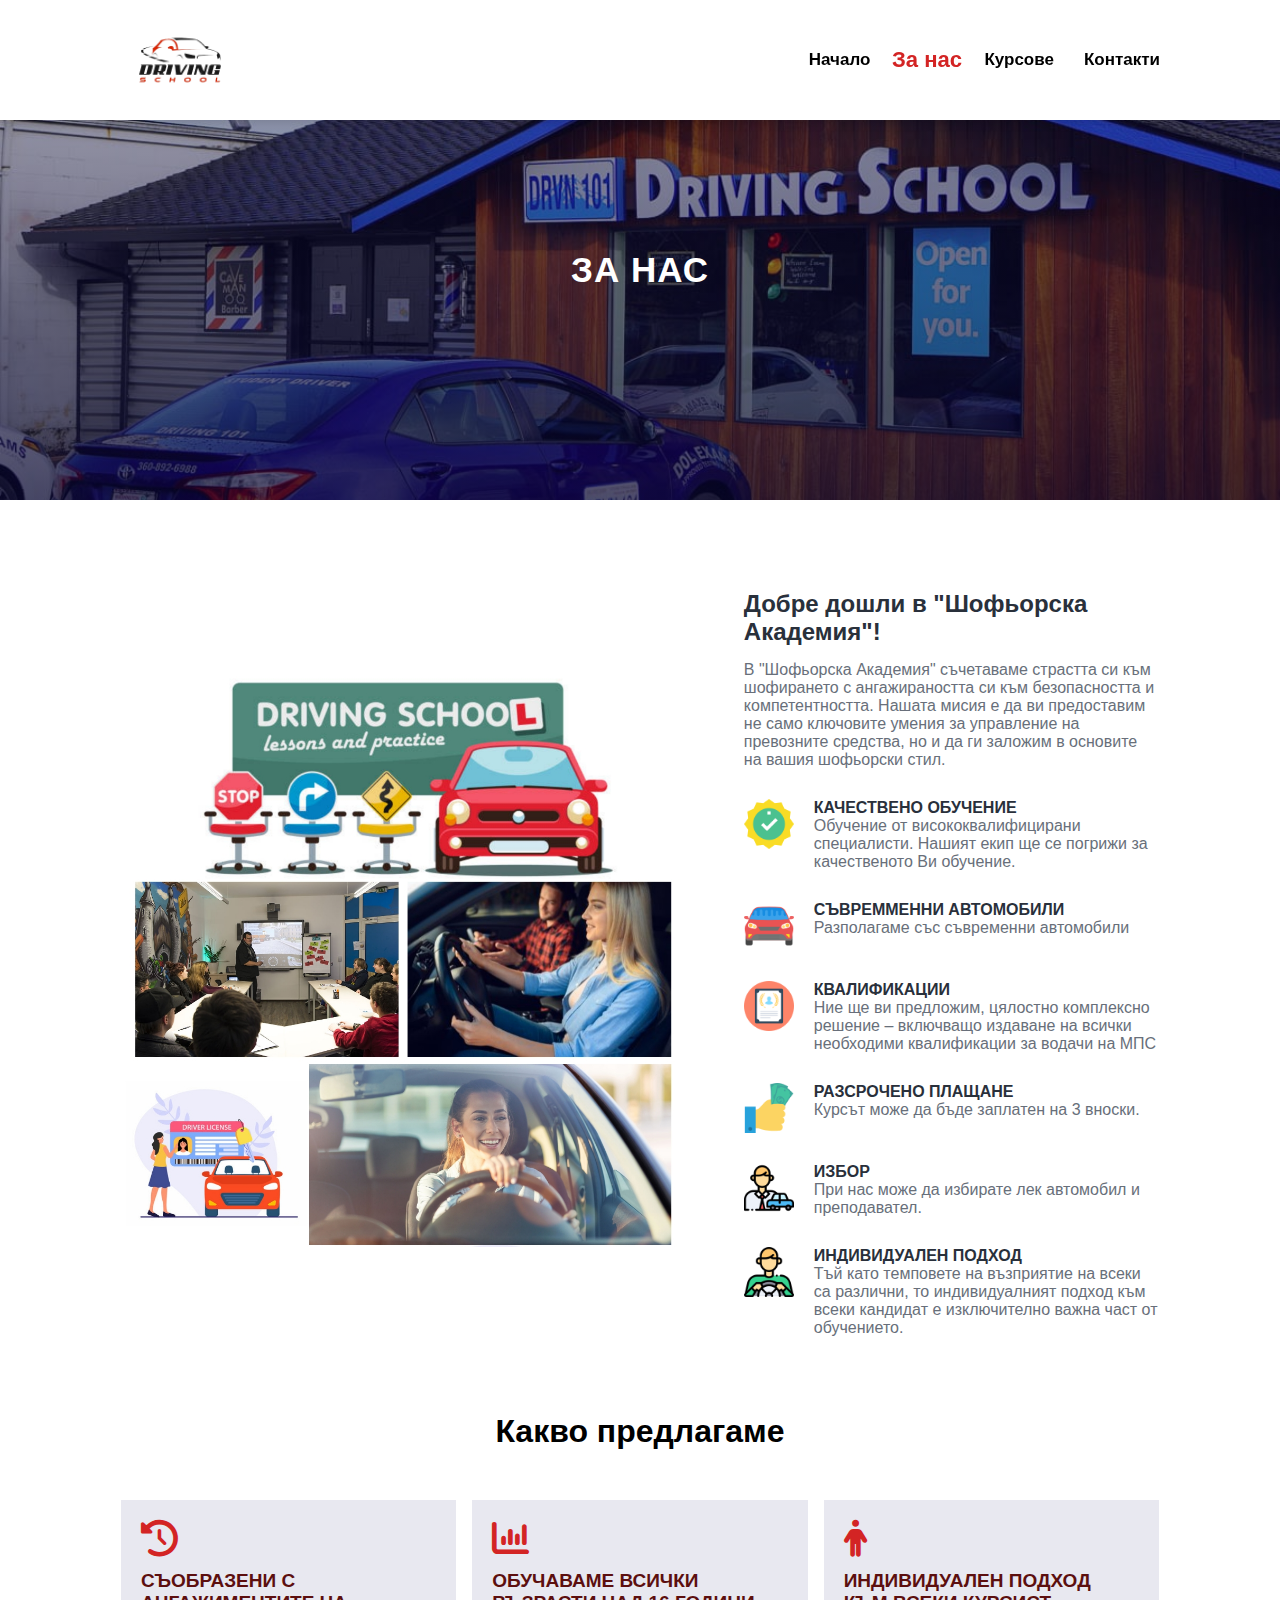
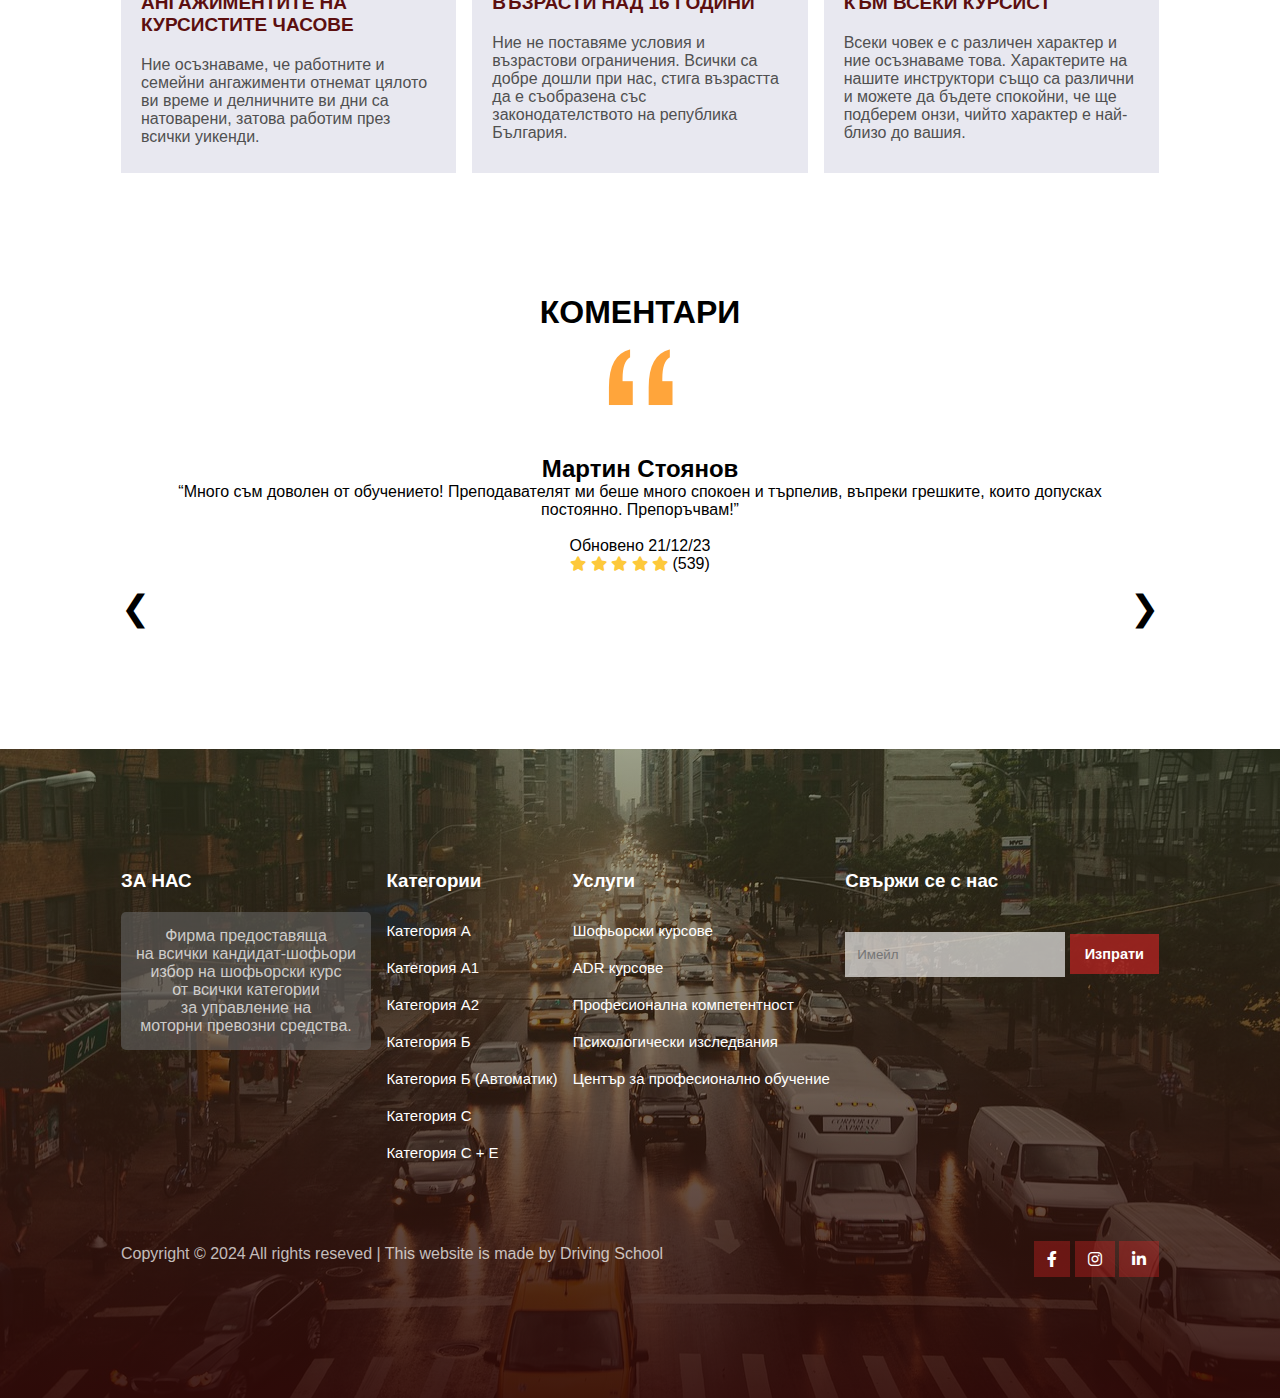
<file: about-us.html>
<!DOCTYPE html>
<html lang="en">
  <head>
    <meta charset="UTF-8" />
    <meta http-equiv="X-UA-Compatible" content="IE=edge" />
    <meta name="viewport" content="width=device-width, initial-scale=1.0" />
    <meta
      name="description"
      content="Шофьорска Академия, съчетаваща страстта към шофирането с
      ангажираността си към безопасността и компетентността."
    />
    <meta
      name="keywords"
      content="Шофьорска Академия, курсове, категория, часове, Ема Статева, Радослав Крумов, Жасмина Лилова, Категория А, Б, С, С + Е"
    />
    <meta charset="UTF-8" />
    <link rel="Icon" type="icon" href="Images/driving-lessons-logo.png" />

    <title>ЗА НАС</title>
    <link
      rel="stylesheet"
      href="https://cdnjs.cloudflare.com/ajax/libs/font-awesome/6.0.0/css/all.min.css"
    />
    <link rel="stylesheet" href="about-us.css" />
    <script
      src="https://code.jquery.com/jquery-3.7.1.min.js"
      integrity="sha256-/JqT3SQfawRcv/BIHPThkBvs0OEvtFFmqPF/lYI/Cxo="
      crossorigin="anonymous"
    ></script>
  </head>
  <body>
    <!-------------------NAVIGATION------------------->
    <nav>
      <img src="Images/driving-lessons-logo.png" alt="" />
      <div class="navigation">
        <ul class="nav_links">
          <i id="menu-close" class="fas fa-times"></i>
          <li><a class="nav_link" href="index.html">Начало</a></li>
          <li><a class="nav_link" href="about-us.html">За нас</a></li>
          <li><a class="nav_link" href="courses.html">Курсове</a></li>
          <li><a class="nav_link" href="contact.html">Контакти</a></li>
        </ul>
        <img id="menu-btn" src="Images/IconMenu.png" alt="" />
      </div>
    </nav>
    <!-------------------HOME------------------->
    <section id="about-home">
      <h2>ЗА НАС</h2>
    </section>
    <!-------------------ABOUT-CONTAINER------------------->
    <section id="about-container">
      <div class="about-img">
        <img src="Images/about-1.jpg" alt="" />
      </div>
      <div class="about-text">
        <h2>Добре дошли в "Шофьорска Академия"!</h2>
        <p>
          В "Шофьорска Академия" съчетаваме страстта си към шофирането с
          ангажираността си към безопасността и компетентността. Нашата мисия е
          да ви предоставим не само ключовите умения за управление на превозните
          средства, но и да ги заложим в основите на вашия шофьорски стил.
        </p>

        <div class="about-fe">
          <img src="Images/about-check.png" alt="" />
          <div class="fe-text">
            <h5>КАЧЕСТВЕНО ОБУЧЕНИЕ</h5>
            <p>
              Обучение от висококвалифицирани специалисти. Нашият екип ще се
              погрижи за качественото Ви обучение.
            </p>
          </div>
        </div>

        <div class="about-fe">
          <img src="Images/about-car.png" alt="" />
          <div class="fe-text">
            <h5>СЪВРЕММЕННИ АВТОМОБИЛИ</h5>
            <p>Разполагаме със съвременни автомобили</p>
          </div>
        </div>

        <div class="about-fe">
          <img src="Images/about-certificate.png" alt="" />
          <div class="fe-text">
            <h5>КВАЛИФИКАЦИИ</h5>
            <p>
              Ние ще ви предложим, цялостно комплексно решение – включващо
              издаване на всички необходими квалификации за водачи на МПС
            </p>
          </div>
        </div>

        <div class="about-fe">
          <img src="Images/about-cash.png" alt="" />
          <div class="fe-text">
            <h5>РАЗСРОЧЕНО ПЛАЩАНЕ</h5>
            <p>Курсът може да бъде заплатен на 3 вноски.</p>
          </div>
        </div>

        <div class="about-fe">
          <img src="Images/about-instructor.png" alt="" />
          <div class="fe-text">
            <h5>ИЗБОР</h5>
            <p>При нас може да избирате лек автомобил и преподавател.</p>
          </div>
        </div>

        <div class="about-fe">
          <img src="Images/about-driver.png" alt="" />
          <div class="fe-text">
            <h5>ИНДИВИДУАЛЕН ПОДХОД</h5>
            <p>
              Тъй като темповете на възприятие на всеки са различни, то
              индивидуалният подход към всеки кандидат е изключително важна част
              от обучението.
            </p>
          </div>
        </div>
      </div>
    </section>
    <!-------------------FEATURES------------------->
    <section id="features">
      <h1>Какво предлагаме</h1>
      <div class="fea-base">
        <div class="fea-box">
          <i class="fa-solid fa-clock-rotate-left"></i>
          <h3>СЪОБРАЗЕНИ С АНГАЖИМЕНТИТЕ НА КУРСИСТИТЕ ЧАСОВЕ</h3>
          <p>
            Ние осъзнаваме, че работните и семейни ангажименти отнемат цялото ви
            време и делничните ви дни са натоварени, затова работим през всички
            уикенди.
          </p>
        </div>
        <div class="fea-box">
          <i class="fa-solid fa-chart-column"></i>
          <h3>ОБУЧАВАМЕ ВСИЧКИ ВЪЗРАСТИ НАД 16 ГОДИНИ</h3>
          <p>
            Ние не поставяме условия и възрастови ограничения. Всички са добре
            дошли при нас, стига възрастта да е съобразена със законодателството
            на република България.
          </p>
        </div>
        <div class="fea-box">
          <i class="fa-solid fa-person"></i>
          <h3>ИНДИВИДУАЛЕН ПОДХОД КЪМ ВСЕКИ КУРСИСТ</h3>
          <p>
            Всеки човек е с различен характер и ние осъзнаваме това. Характерите
            на нашите инструктори също са различни и можете да бъдете спокойни,
            че ще подберем онзи, чийто характер е най-близо до вашия.
          </p>
        </div>
      </div>
    </section>
    <!-------------------TRUST------------------->
    <section id="trust">
      <h1>КОМЕНТАРИ</h1>
      <br />
      <img src="Images/about-comments.png" alt="" />
      <div class="trust-comment">
        <div class="comments-container">
          <div class="comments">
            <!-- COMMENT 1 -->
            <div class="details">
              <h2>Мартин Стоянов</h2>
              <p>
                “Много съм доволен от обучението! Преподавателят ми беше много
                спокоен и търпелив, въпреки грешките, които допусках постоянно.
                Препоръчвам!”
              </p>
              <br />
              <span>Обновено 21/12/23</span>
              <div class="star">
                <i class="fas fa-star"></i>
                <i class="fas fa-star"></i>
                <i class="fas fa-star"></i>
                <i class="fas fa-star"></i>
                <i class="fas fa-star"></i>
                <span>(539)</span>
              </div>
            </div>
          </div>
          <!-- COMMENT 2 -->
          <div class="comments">
            <div class="details">
              <h2>Надежда Петрова</h2>
              <p>
                “След пропаднали опити за работа с други автошколи, ме
                пренасочиха към вашата. Въпреки, че не съм от града и трябваше
                да пътувам за обучителните часове, всичко си струваше.
                Комуникацията със служителите е перфектна и успявах да планувам
                всичко предварително. Инструкторът обръщаше специално внимание
                на всеки от нас, благодарение на него преодолях страха си към
                моторите, взех книжка от първия път и дори си купих един.
                Благодаря Ви!”
              </p>
              <br />
              <span>Обновено 21/12/23</span>
              <div class="star">
                <i class="fas fa-star"></i>
                <i class="fas fa-star"></i>
                <i class="fas fa-star"></i>
                <i class="fas fa-star"></i>
                <i class="fas fa-star"></i>
                <span>(539)</span>
              </div>
            </div>
          </div>
          <!-- COMMENT 3 -->
          <div class="comments">
            <div class="details">
              <h2>Иван Стефанов</h2>
              <p>
                “Изключително отзивчив и професионален екип! Автомобилите са на
                ниво, а търпението на преподавателите се оказа решаващо за
                успеха ми!”
              </p>
              <br />
              <span>Обновено 21/12/23</span>
              <div class="star">
                <i class="fas fa-star"></i>
                <i class="fas fa-star"></i>
                <i class="fas fa-star"></i>
                <i class="fas fa-star"></i>
                <i class="fas fa-star"></i>
                <span>(539)</span>
              </div>
            </div>
          </div>
        </div>
        <div class="arrow-container">
          <div class="arrow" id="prev">&#10094;</div>
          <div class="arrow" id="next">&#10095;</div>
        </div>
      </div>
    </section>
    <!-------------------FOOTER------------------->
    <footer>
      <div class="footer-col">
        <h3>ЗА НАС</h3>
        <p>
          Фирма предоставяща <br />
          на всички кандидат-шофьори <br />
          избор на шофьорски курс <br />
          от всички категории <br />
          за управление на <br />
          моторни превозни средства.
        </p>
      </div>
      <div class="footer-col">
        <h3>Категории</h3>
        <li><a href="courses-A.html">Категория А</a></li>
        <li><a href="courses-A1.html">Категория А1</a></li>
        <li><a href="courses-A2.html">Категория А2</a></li>
        <li><a href="courses-B.html">Категория Б</a></li>
        <li><a href="courses-BA.html">Категория Б (Автоматик)</a></li>
        <li><a href="courses-C.html">Категория С</a></li>
        <li><a href="courses-CE.html">Категория С + Е</a></li>
      </div>
      <div class="footer-col">
        <h3>Услуги</h3>
        <li>Шофьорски курсове</li>
        <li>ADR курсове</li>
        <li>Професионална компетентност</li>
        <li>Психологически изследвания</li>
        <li>Център за професионално обучение</li>
      </div>
      <div class="footer-col">
        <h3>Свържи се с нас</h3>
        <div class="subscribe">
          <input type="text" name="" placeholder="Имейл" id="" />
          <!-- <textarea
          name=""
          id=""
          cols="30"
          rows="10"
          placeholder="Напиши съобщение"
        ></textarea> -->
          <a class="red" href="#">Изпрати</a>
        </div>
      </div>
      <div class="copyright">
        <p>
          Copyright &copy; 2024 All rights reseved | This website is made by
          Driving School
        </p>
        <div class="pro-links">
          <i
            class="fab fa-facebook-f"
            onclick="openSocialMedia('https://www.facebook.com/')"
          ></i>
          <i
            class="fab fa-instagram"
            onclick="openSocialMedia('https://www.instagram.com/')"
          ></i>
          <i
            class="fab fa-linkedin-in"
            onclick="openSocialMedia('https://www.linkedin.com/')"
          ></i>
        </div>
      </div>
    </footer>
    <button id="scrollToTopBtn" aria-label="Scroll to Top">
      <i class="fas fa-arrow-up"></i>
    </button>
    <script defer src="nav-links.js"></script>
    <script defer src="about.js"></script>
  </body>
</html>
</file>
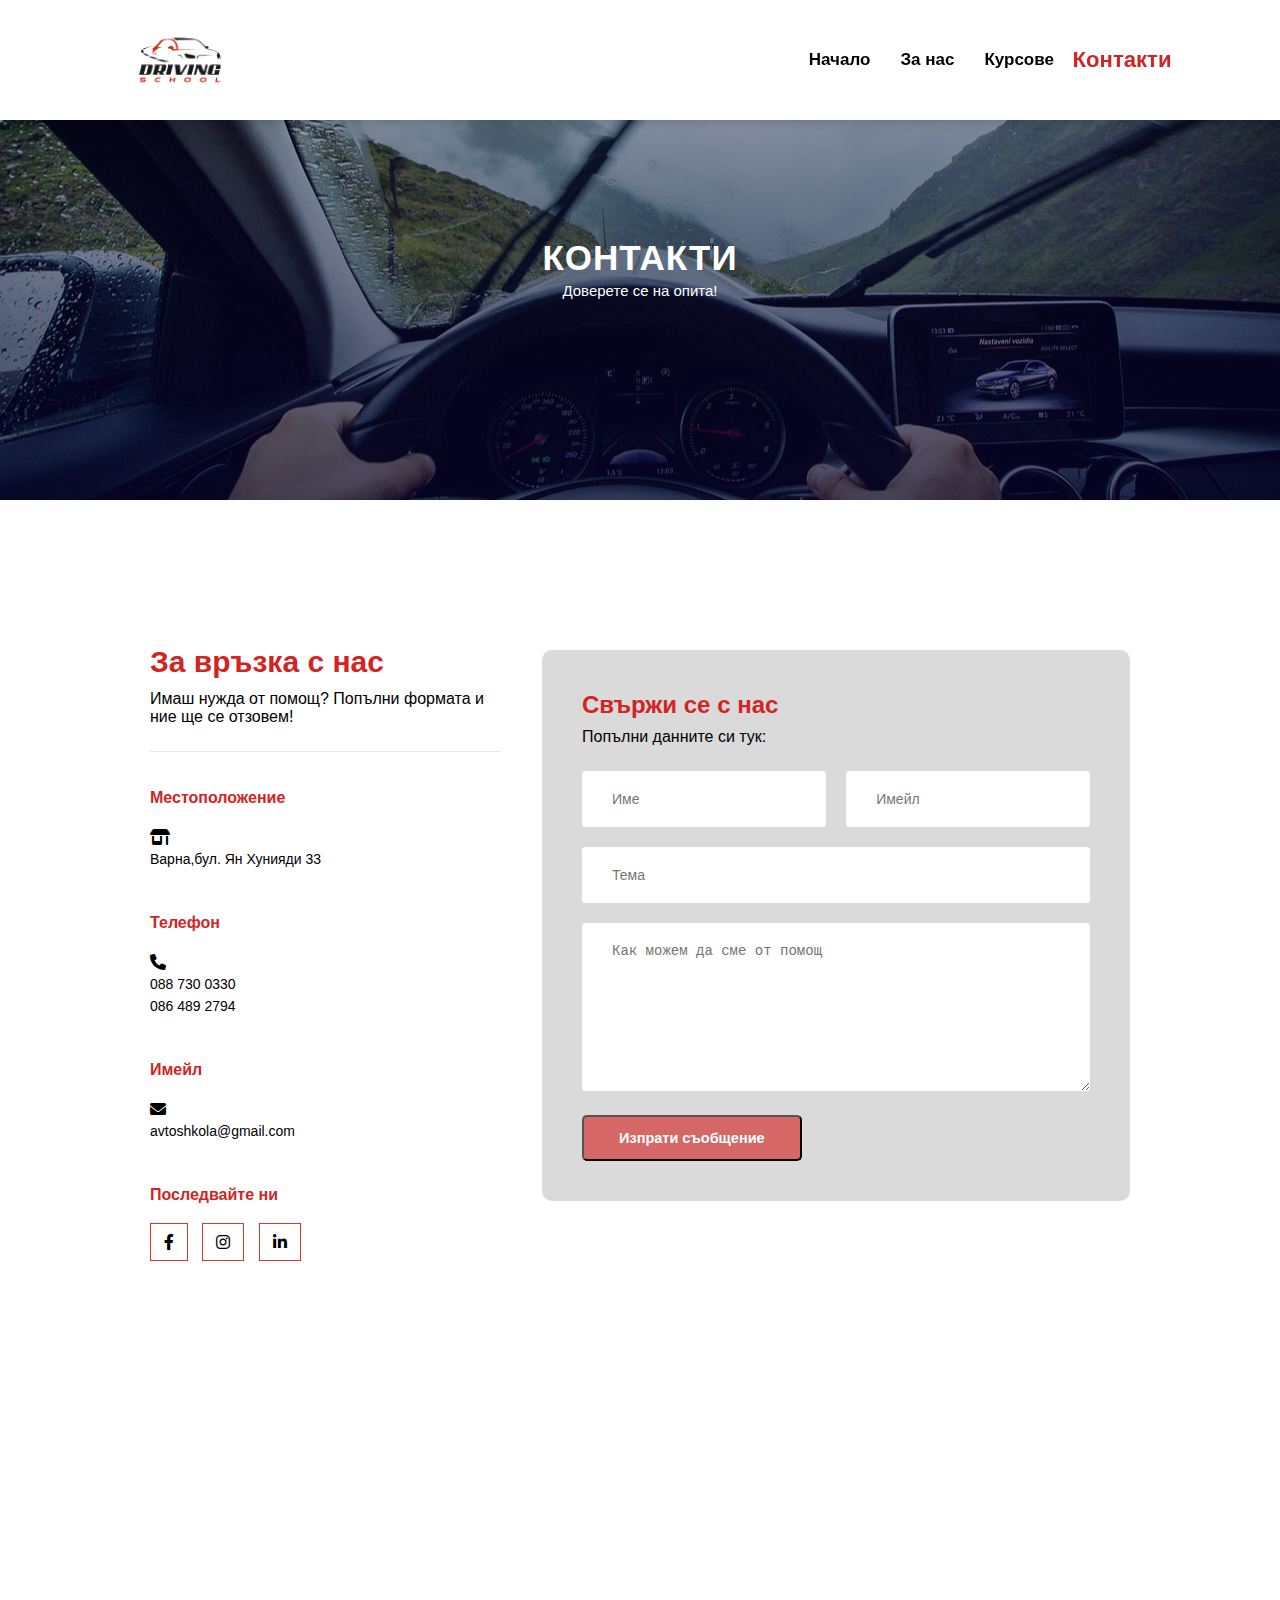
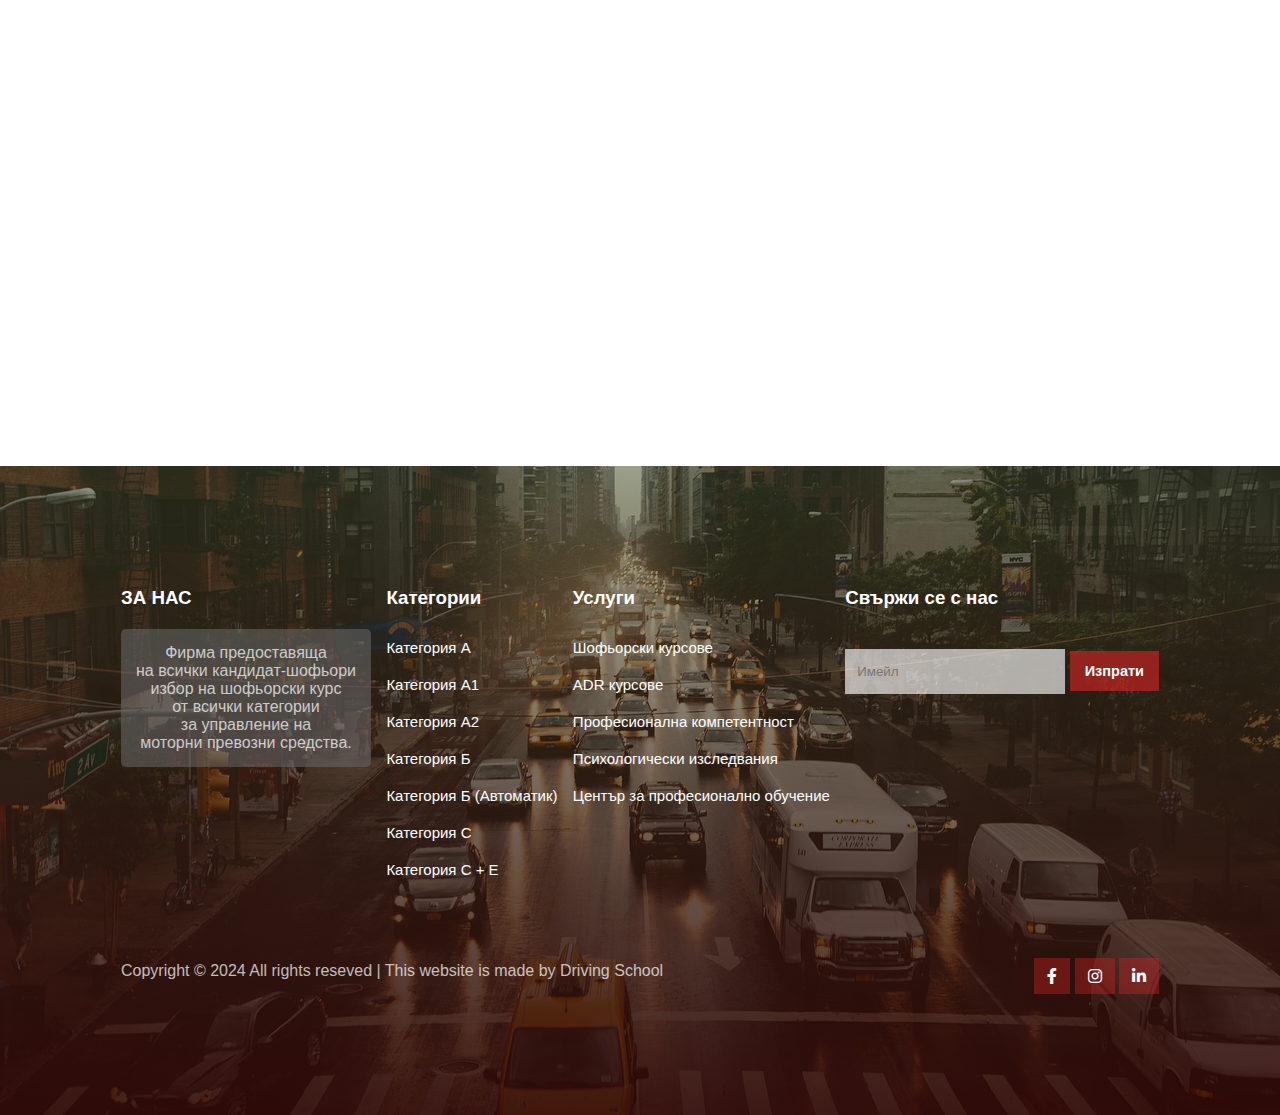
<file: contact.html>
<!DOCTYPE html>
<html lang="en">
  <head>
    <meta charset="UTF-8" />
    <meta http-equiv="X-UA-Compatible" content="IE=edge" />
    <meta name="viewport" content="width=device-width, initial-scale=1.0" />
    <meta
      name="description"
      content="Шофьорска Академия, съчетаваща страстта към шофирането с
      ангажираността си към безопасността и компетентността."
    />
    <meta
      name="keywords"
      content="Шофьорска Академия, курсове, категория, часове, Ема Статева, Радослав Крумов, Жасмина Лилова, Категория А, Б, С, С + Е"
    />
    <meta charset="UTF-8" />
    <link rel="Icon" type="icon" href="Images/driving-lessons-logo.png" />

    <title>Контакти</title>
    <link
      rel="stylesheet"
      href="https://cdnjs.cloudflare.com/ajax/libs/font-awesome/6.0.0/css/all.min.css"
    />
    <link rel="stylesheet" href="contact.css" />
    <script
      src="https://code.jquery.com/jquery-3.7.1.min.js"
      integrity="sha256-/JqT3SQfawRcv/BIHPThkBvs0OEvtFFmqPF/lYI/Cxo="
      crossorigin="anonymous"
    ></script>
  </head>
  <body>
    <!-------------------NAVIGATION------------------->
    <nav>
      <img src="Images/driving-lessons-logo.png" alt="" />
      <div class="navigation">
        <ul class="nav_links">
          <i id="menu-close" class="fas fa-times"></i>
          <li><a class="nav_link" href="index.html">Начало</a></li>
          <li><a class="nav_link" href="about-us.html">За нас</a></li>
          <li><a class="nav_link" href="courses.html">Курсове</a></li>
          <li><a class="nav_link" href="contact.html">Контакти</a></li>
        </ul>
        <img id="menu-btn" src="Images/IconMenu.png" alt="" />
      </div>
    </nav>
    <!-------------------HOME------------------->
    <section id="contact-home">
      <h2>КОНТАКТИ</h2>
      <p>Доверете се на опита!</p>
    </section>

    <section id="contact">
      <div class="getin">
        <h2>За връзка с нас</h2>
        <p>Имаш нужда от помощ? Попълни формата и ние ще се отзовем!</p>

        <div class="getin-details">
          <div>
            <h3>Местоположение</h3>
            <i class="fa-solid fa-shop get"></i>
            <p>Варна,бул. Ян Хунияди 33</p>
          </div>

          <div>
            <h3>Телефон</h3>
            <i class="fa fa-phone get"></i>
            <p>
              088 730 0330 <br />
              086 489 2794
            </p>
          </div>

          <div>
            <h3>Имейл</h3>
            <i class="fa-solid fa-envelope get"></i>
            <p>avtoshkola@gmail.com</p>
          </div>
          <div>
            <h3>Последвайте ни</h3>
            <div class="pro-links">
              <i
                class="fab fa-facebook-f"
                onclick="openSocialMedia('https://www.facebook.com/')"
              ></i>
              <i
                class="fab fa-instagram"
                onclick="openSocialMedia('https://www.instagram.com/')"
              ></i>
              <i
                class="fab fa-linkedin-in"
                onclick="openSocialMedia('https://www.linkedin.com/')"
              ></i>
            </div>
          </div>
        </div>
      </div>

      <div class="form">
        <h4>Свържи се с нас</h4>
        <p>Попълни данните си тук:</p>
        <div class="form-row">
          <input type="text" placeholder="Име" />
          <input type="text" placeholder="Имейл" />
        </div>
        <div class="form-col">
          <input type="text" placeholder="Тема" />
        </div>
        <div class="form-col">
          <textarea
            name=""
            id=""
            cols="30"
            rows="8"
            placeholder="Как можем да сме от помощ"
          ></textarea>
        </div>
        <div class="form-col">
          <button>Изпрати съобщение</button>
        </div>
      </div>
    </section>

    <section id="map">
      <iframe
        src="https://www.google.com/maps/embed?pb=!1m18!1m12!1m3!1d186126.18272261095!2d27.942908550000002!3d43.20484109999999!2m3!1f0!2f0!3f0!3m2!1i1024!2i768!4f13.1!3m3!1m2!1s0x40a4538baaf3d7a1%3A0x5727941c71a58b7c!2z0JLQsNGA0L3QsA!5e0!3m2!1sbg!2sbg!4v1704366725210!5m2!1sbg!2sbg"
        style="border: 0"
        allowfullscreen=""
        loading="lazy"
        referrerpolicy="no-referrer-when-downgrade"
      ></iframe>
    </section>

    <!-------------------FOOTER------------------->
    <footer>
      <div class="footer-col">
        <h3>ЗА НАС</h3>
        <p>
          Фирма предоставяща <br />
          на всички кандидат-шофьори <br />
          избор на шофьорски курс <br />
          от всички категории <br />
          за управление на <br />
          моторни превозни средства.
        </p>
      </div>
      <div class="footer-col">
        <h3>Категории</h3>
        <li><a href="courses-A.html">Категория А</a></li>
        <li><a href="courses-A1.html">Категория А1</a></li>
        <li><a href="courses-A2.html">Категория А2</a></li>
        <li><a href="courses-B.html">Категория Б</a></li>
        <li><a href="courses-BA.html">Категория Б (Автоматик)</a></li>
        <li><a href="courses-C.html">Категория С</a></li>
        <li><a href="courses-CE.html">Категория С + Е</a></li>
      </div>
      <div class="footer-col">
        <h3>Услуги</h3>
        <li>Шофьорски курсове</li>
        <li>ADR курсове</li>
        <li>Професионална компетентност</li>
        <li>Психологически изследвания</li>
        <li>Център за професионално обучение</li>
      </div>
      <div class="footer-col">
        <h3>Свържи се с нас</h3>
        <div class="subscribe">
          <input type="text" name="" placeholder="Имейл" id="" />
          <!-- <textarea
          name=""
          id=""
          cols="30"
          rows="10"
          placeholder="Напиши съобщение"
        ></textarea> -->
          <a class="red" href="#">Изпрати</a>
        </div>
      </div>
      <div class="copyright">
        <p>
          Copyright &copy; 2024 All rights reseved | This website is made by
          Driving School
        </p>
        <div class="pro-links">
          <i
            class="fab fa-facebook-f"
            onclick="openSocialMedia('https://www.facebook.com/')"
          ></i>
          <i
            class="fab fa-instagram"
            onclick="openSocialMedia('https://www.instagram.com/')"
          ></i>
          <i
            class="fab fa-linkedin-in"
            onclick="openSocialMedia('https://www.linkedin.com/')"
          ></i>
        </div>
      </div>
    </footer>
    <button id="scrollToTopBtn" aria-label="Scroll to Top">
      <i class="fas fa-arrow-up"></i>
    </button>
    <script defer src="nav-links.js"></script>
    <script defer src="contact.js"></script>
  </body>
</html>
</file>
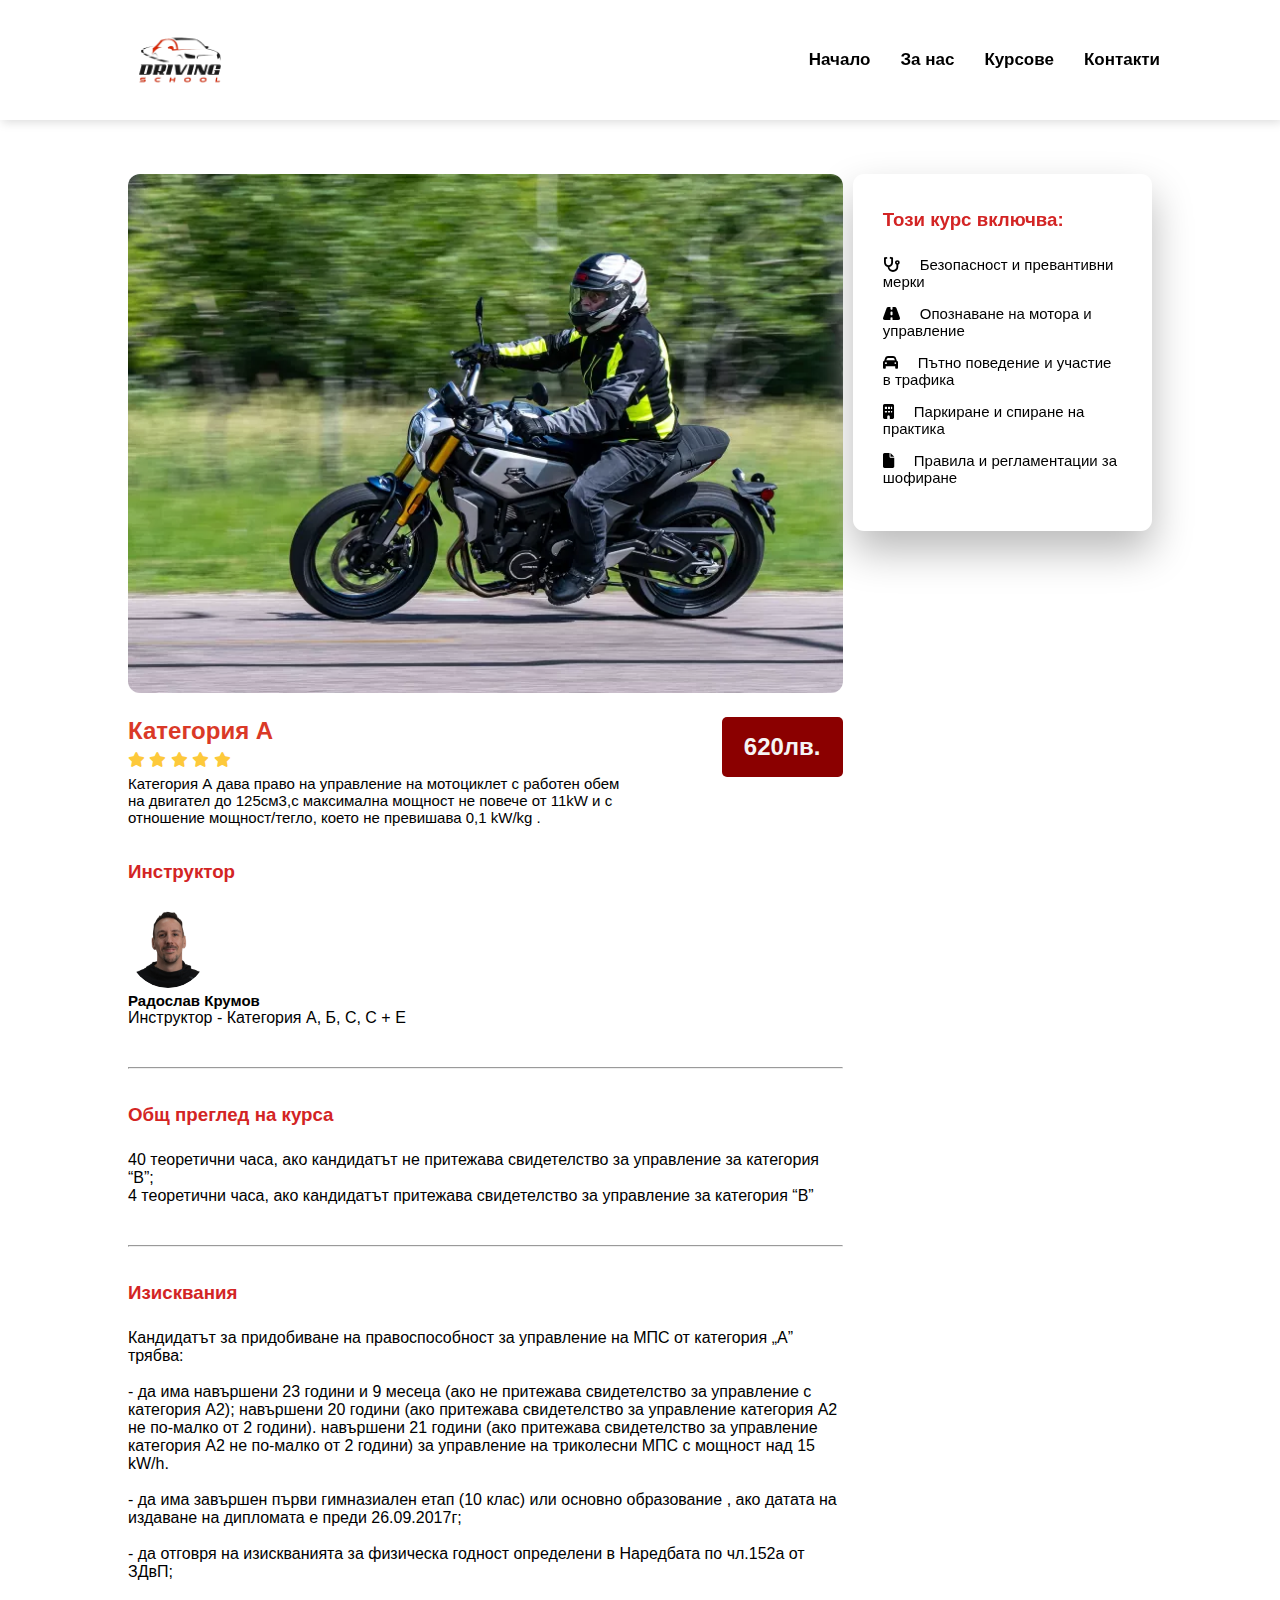
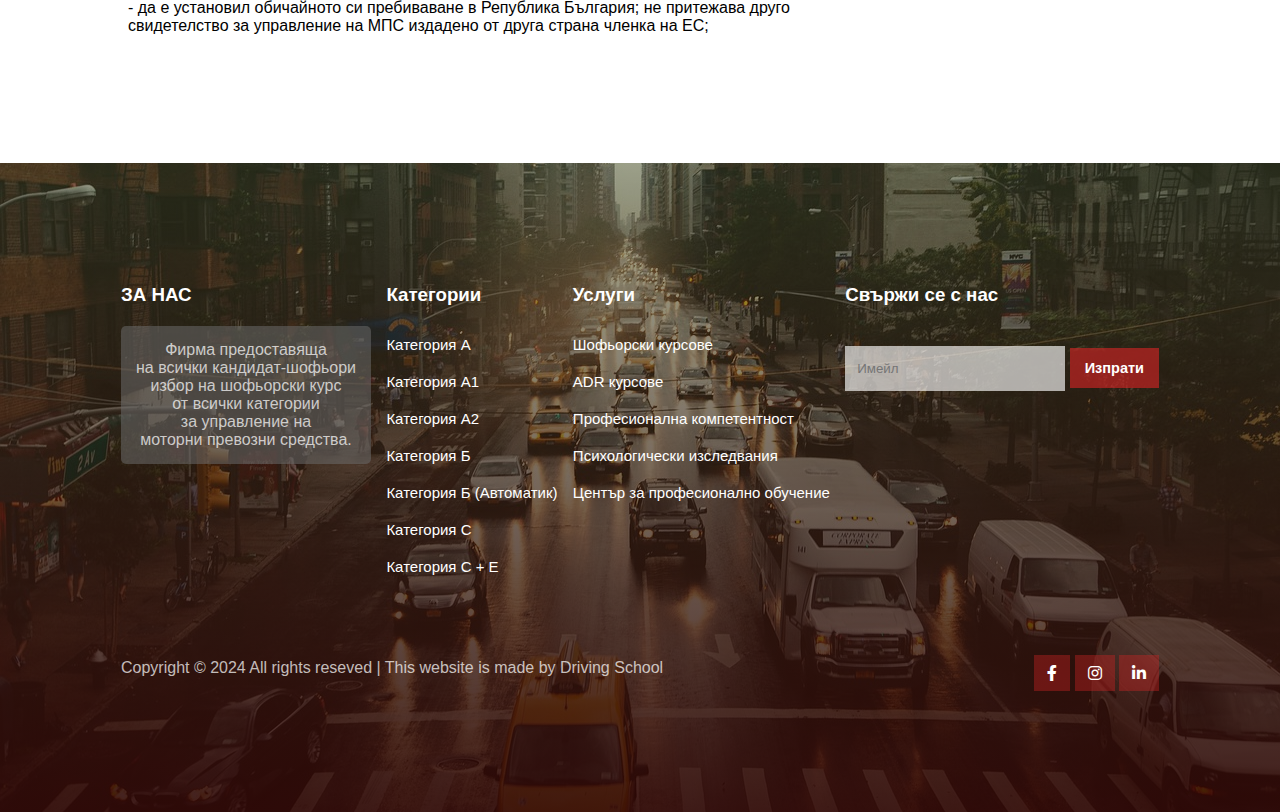
<file: courses-A.html>
<!DOCTYPE html>
<html lang="en">
  <head>
    <meta charset="UTF-8" />
    <meta http-equiv="X-UA-Compatible" content="IE=edge" />
    <meta name="viewport" content="width=device-width, initial-scale=1.0" />
    <meta
      name="description"
      content="Шофьорска Академия, съчетаваща страстта към шофирането с
      ангажираността си към безопасността и компетентността."
    />
    <meta
      name="keywords"
      content="Шофьорска Академия, курсове, категория, часове, Ема Статева, Радослав Крумов, Жасмина Лилова, Категория А, Б, С, С + Е"
    />
    <meta charset="UTF-8" />
    <link rel="Icon" type="icon" href="Images/driving-lessons-logo.png" />

    <title>Категория А</title>
    <link
      rel="stylesheet"
      href="https://cdnjs.cloudflare.com/ajax/libs/font-awesome/6.0.0/css/all.min.css"
    />
    <link rel="stylesheet" href="courses.css" />
    <script
      src="https://code.jquery.com/jquery-3.7.1.min.js"
      integrity="sha256-/JqT3SQfawRcv/BIHPThkBvs0OEvtFFmqPF/lYI/Cxo="
      crossorigin="anonymous"
    ></script>
  </head>
  <body>
    <!-------------------NAVIGATION------------------->
    <nav>
      <img src="Images/driving-lessons-logo.png" alt="" />
      <div class="navigation">
        <ul class="nav_links">
          <i id="menu-close" class="fas fa-times"></i>
          <li><a class="nav_link" href="index.html">Начало</a></li>
          <li><a class="nav_link" href="about-us.html">За нас</a></li>
          <li><a class="nav_link" href="courses.html">Курсове</a></li>
          <li><a class="nav_link" href="contact.html">Контакти</a></li>
        </ul>
        <img id="menu-btn" src="Images/IconMenu.png" alt="" />
      </div>
    </nav>
    <!-------------------HOME------------------->
    <section id="courses-A-home">
      <h2>Категория А</h2>
      <p>Доверете се на опита!</p>
    </section>
    <section id="course-inner">
      <div class="overview">
        <img class="course-img" src="Images/a1.webp" alt="" />
        <div class="course-head">
          <div class="c-name">
            <h2>Категория А</h2>
            <div class="star">
              <i class="fas fa-star"></i>
              <i class="fas fa-star"></i>
              <i class="fas fa-star"></i>
              <i class="fas fa-star"></i>
              <i class="fas fa-star"></i>
            </div>
            <p>
              Категория А дава право на управление на мотоциклет с работен обем
              на двигател до 125см3,с максимална мощност не повече от 11kW и с
              отношение мощност/тегло, което не превишава 0,1 kW/kg .
            </p>
          </div>
          <span>620лв.</span>
        </div>

        <div class="tutor">
          <h3>Инструктор</h3>
          <img src="Images/expert-2.png" alt="" />
          <div class="tutor-det">
            <h5>Радослав Крумов</h5>
            <p>Инструктор - Категория А, Б, С, С + Е</p>
          </div>
        </div>

        <hr />
        <h3>Общ преглед на курса</h3>
        <p>
          40 теоретични часа, ако кандидатът не притежава свидетелство за
          управление за категория “В”;
          <br />4 теоретични часа, ако кандидатът притежава свидетелство за
          управление за категория “В”
        </p>
        <hr />
        <h3>Изисквания</h3>
        <p>
          Кандидатът за придобиване на правоспособност за управление на МПС от
          категория „А” трябва: <br />
          <br />- да има навършени 23 години и 9 месеца (ако не притежава
          свидетелство за управление с категория А2); навършени 20 години (ако
          притежава свидетелство за управление категория А2 не по-малко от 2
          години). навършени 21 години (ако притежава свидетелство за управление
          категория А2 не по-малко от 2 години) за управление на триколесни МПС
          с мощност над 15 kW/h. <br /><br />- да има завършен първи гимназиален
          етап (10 клас) или основно образование , ако датата на издаване на
          дипломата е преди 26.09.2017г; <br /><br />- да отговря на
          изискванията за физическа годност определени в Наредбата по чл.152а от
          ЗДвП; <br /><br />- да е установил обичайното си пребиваване в
          Република България; не притежава друго свидетелство за управление на
          МПС издадено от друга страна членка на ЕС;
        </p>
      </div>

      <div class="enroll">
        <h3>Този курс включва:</h3>
        <p>
          <i class="fa-solid fa-stethoscope"></i>Безопасност и превантивни мерки
        </p>
        <p><i class="fa-solid fa-road"></i>Опознаване на мотора и управление</p>
        <p>
          <i class="fa-solid fa-car"></i>Пътно поведение и участие в трафика
        </p>
        <p>
          <i class="fa-solid fa-building"></i>Паркиране и спиране на практика
        </p>
        <p>
          <i class="fa-solid fa-file"></i>Правила и регламентации за шофиране
        </p>
      </div>
    </section>
    <!-------------------FOOTER------------------->
    <footer>
      <div class="footer-col">
        <h3>ЗА НАС</h3>
        <p>
          Фирма предоставяща <br />
          на всички кандидат-шофьори <br />
          избор на шофьорски курс <br />
          от всички категории <br />
          за управление на <br />
          моторни превозни средства.
        </p>
      </div>
      <div class="footer-col">
        <h3>Категории</h3>
        <li><a href="courses-A.html">Категория А</a></li>
        <li><a href="courses-A1.html">Категория А1</a></li>
        <li><a href="courses-A2.html">Категория А2</a></li>
        <li><a href="courses-B.html">Категория Б</a></li>
        <li><a href="courses-BA.html">Категория Б (Автоматик)</a></li>
        <li><a href="courses-C.html">Категория С</a></li>
        <li><a href="courses-CE.html">Категория С + Е</a></li>
      </div>
      <div class="footer-col">
        <h3>Услуги</h3>
        <li>Шофьорски курсове</li>
        <li>ADR курсове</li>
        <li>Професионална компетентност</li>
        <li>Психологически изследвания</li>
        <li>Център за професионално обучение</li>
      </div>
      <div class="footer-col">
        <h3>Свържи се с нас</h3>
        <div class="subscribe">
          <input type="text" name="" placeholder="Имейл" id="" />
          <!-- <textarea
          name=""
          id=""
          cols="30"
          rows="10"
          placeholder="Напиши съобщение"
        ></textarea> -->
          <a class="red" href="#">Изпрати</a>
        </div>
      </div>
      <div class="copyright">
        <p>
          Copyright &copy; 2024 All rights reseved | This website is made by
          Driving School
        </p>
        <div class="pro-links">
          <i
            class="fab fa-facebook-f"
            onclick="openSocialMedia('https://www.facebook.com/')"
          ></i>
          <i
            class="fab fa-instagram"
            onclick="openSocialMedia('https://www.instagram.com/')"
          ></i>
          <i
            class="fab fa-linkedin-in"
            onclick="openSocialMedia('https://www.linkedin.com/')"
          ></i>
        </div>
      </div>
    </footer>
    <button id="scrollToTopBtn" aria-label="Scroll to Top">
      <i class="fas fa-arrow-up"></i>
    </button>
    <script defer src="nav-links.js"></script>
    <script defer src="courses.js"></script>
  </body>
</html>
</file>
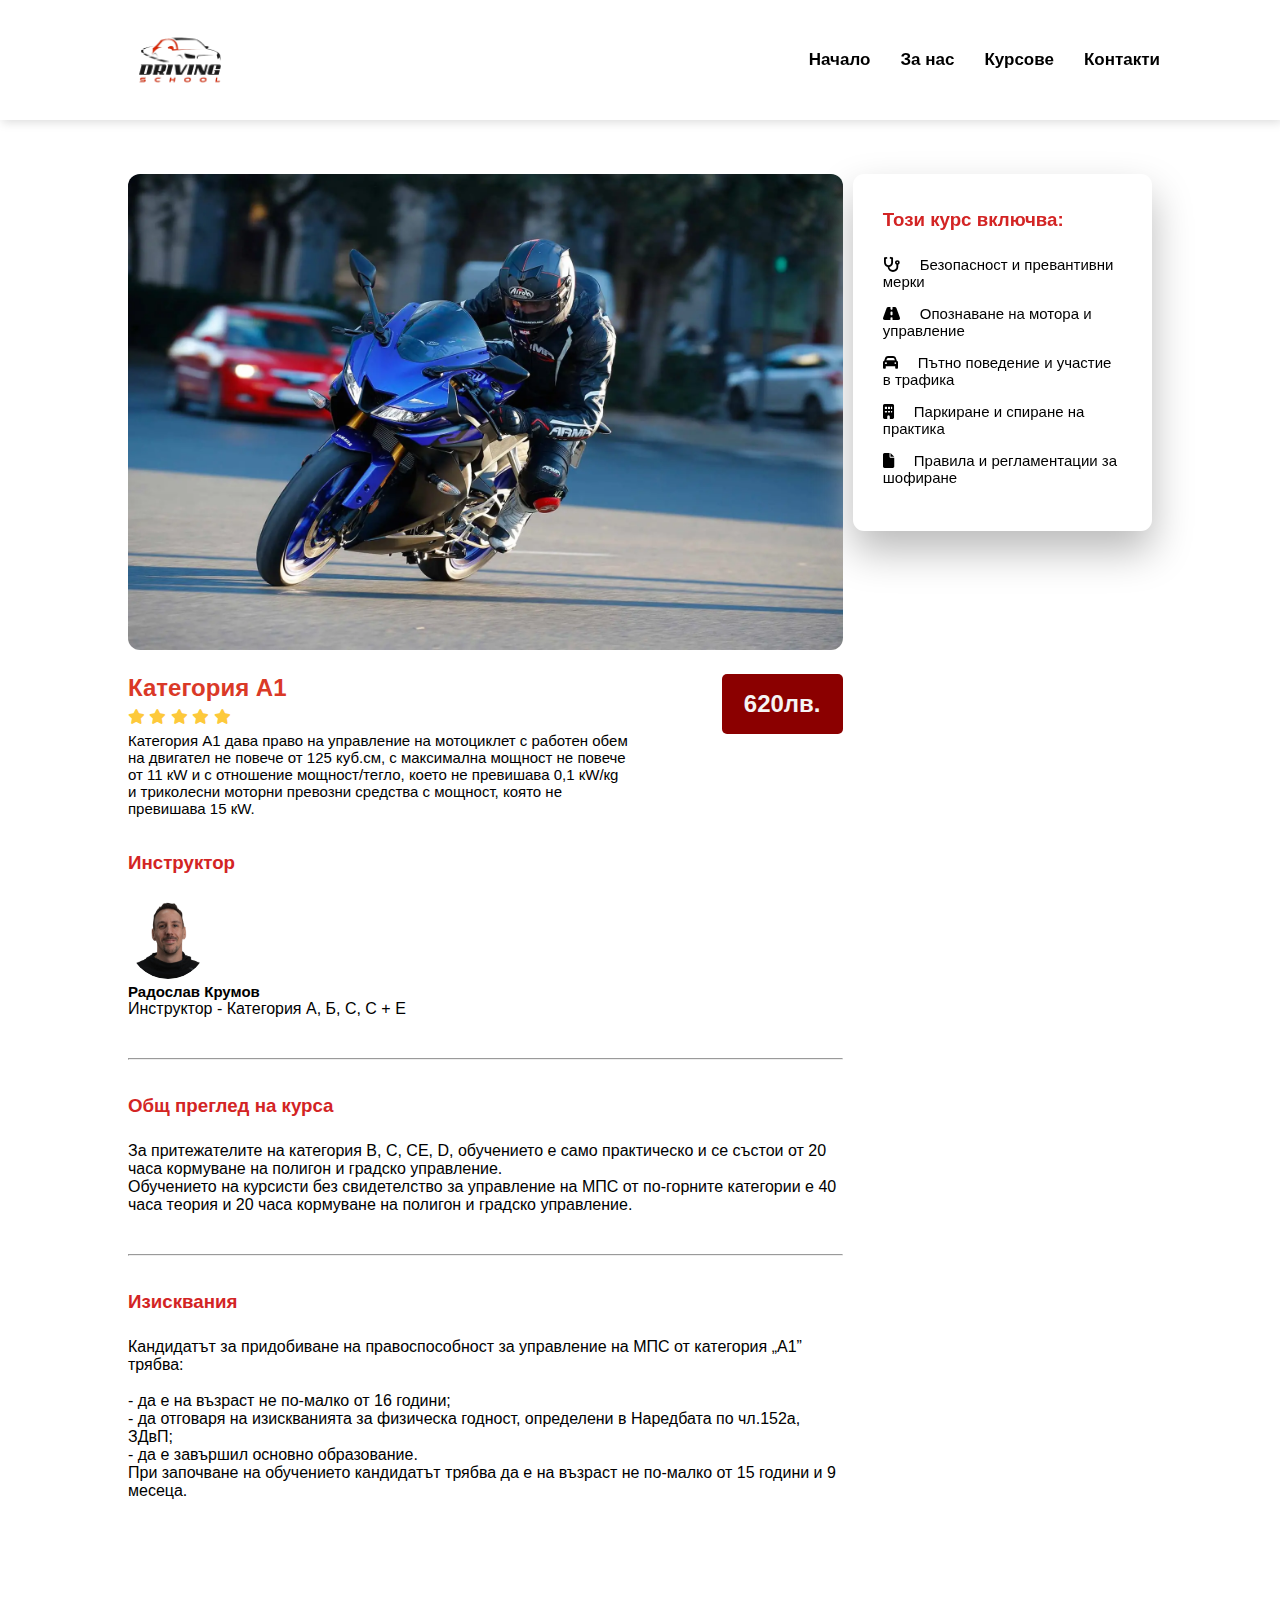
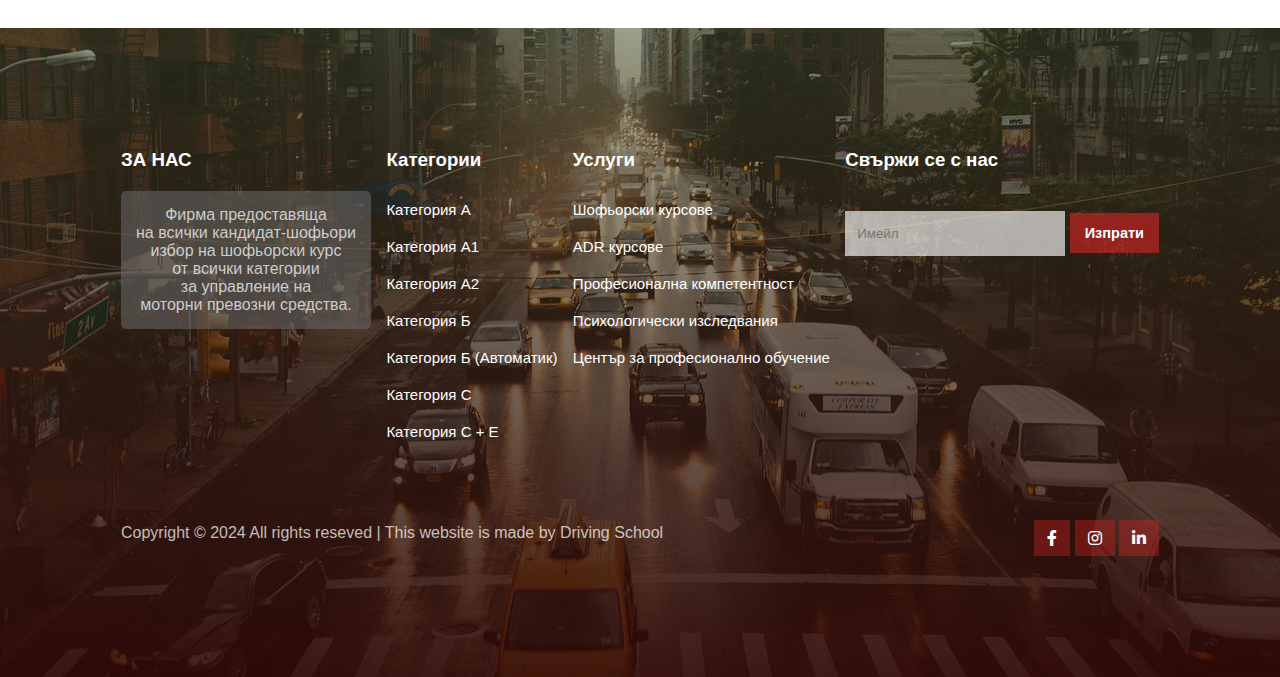
<file: courses-A1.html>
<!DOCTYPE html>
<html lang="en">
  <head>
    <meta charset="UTF-8" />
    <meta http-equiv="X-UA-Compatible" content="IE=edge" />
    <meta name="viewport" content="width=device-width, initial-scale=1.0" />
    <meta
      name="description"
      content="Шофьорска Академия, съчетаваща страстта към шофирането с
      ангажираността си към безопасността и компетентността."
    />
    <meta
      name="keywords"
      content="Шофьорска Академия, курсове, категория, часове, Ема Статева, Радослав Крумов, Жасмина Лилова, Категория А, Б, С, С + Е"
    />
    <meta charset="UTF-8" />
    <link rel="Icon" type="icon" href="Images/driving-lessons-logo.png" />

    <title>Категория А1</title>
    <link
      rel="stylesheet"
      href="https://cdnjs.cloudflare.com/ajax/libs/font-awesome/6.0.0/css/all.min.css"
    />
    <link rel="stylesheet" href="courses.css" />
    <script
      src="https://code.jquery.com/jquery-3.7.1.min.js"
      integrity="sha256-/JqT3SQfawRcv/BIHPThkBvs0OEvtFFmqPF/lYI/Cxo="
      crossorigin="anonymous"
    ></script>
  </head>
  <body>
    <!-------------------NAVIGATION------------------->
    <nav>
      <img src="Images/driving-lessons-logo.png" alt="" />
      <div class="navigation">
        <ul class="nav_links">
          <i id="menu-close" class="fas fa-times"></i>
          <li><a class="nav_link" href="index.html">Начало</a></li>
          <li><a class="nav_link" href="about-us.html">За нас</a></li>
          <li><a class="nav_link" href="courses.html">Курсове</a></li>
          <li><a class="nav_link" href="contact.html">Контакти</a></li>
        </ul>
        <img id="menu-btn" src="Images/IconMenu.png" alt="" />
      </div>
    </nav>
    <!-------------------HOME------------------->
    <section id="courses-A-home">
      <h2>Категория А1</h2>
      <p>Доверете се на опита!</p>
    </section>
    <section id="course-inner">
      <div class="overview">
        <img class="course-img" src="Images/a1-.jpg" alt="" />
        <div class="course-head">
          <div class="c-name">
            <h2>Категория А1</h2>
            <div class="star">
              <i class="fas fa-star"></i>
              <i class="fas fa-star"></i>
              <i class="fas fa-star"></i>
              <i class="fas fa-star"></i>
              <i class="fas fa-star"></i>
            </div>
            <p>
              Категория А1 дава право на управление на мотоциклет с работен обем
              на двигател не повече от 125 куб.см, с максимална мощност не
              повече от 11 кW и с отношение мощност/тегло, което не превишава
              0,1 кW/кg и триколесни моторни превозни средства с мощност, която
              не превишава 15 кW.
            </p>
          </div>
          <span>620лв.</span>
        </div>

        <div class="tutor">
          <h3>Инструктор</h3>
          <img src="Images/expert-2.png" alt="" />
          <div class="tutor-det">
            <h5>Радослав Крумов</h5>
            <p>Инструктор - Категория А, Б, С, С + Е</p>
          </div>
        </div>

        <hr />
        <h3>Общ преглед на курса</h3>
        <p>
          За притежателите на категория В, C, CE, D, обучението е само
          практическо и се състои от 20 часа кормуване на полигон и градско
          управление. <br />
          Обучението на курсисти без свидетелство за управление на МПС от
          по-горните категории е 40 часа теория и 20 часа кормуване на полигон и
          градско управление.
        </p>
        <hr />
        <h3>Изисквания</h3>
        <p>
          Кандидатът за придобиване на правоспособност за управление на МПС от
          категория „А1” трябва: <br />
          <br />- да е на възраст не по-малко от 16 години; <br />- да отговаря
          на изискванията за физическа годност, определени в Наредбата по
          чл.152а, ЗДвП; <br />- да е завършил основно образование. <br />
          При започване на обучението кандидатът трябва да е на възраст не
          по-малко от 15 години и 9 месеца.
        </p>
      </div>

      <div class="enroll">
        <h3>Този курс включва:</h3>
        <p>
          <i class="fa-solid fa-stethoscope"></i>Безопасност и превантивни мерки
        </p>
        <p><i class="fa-solid fa-road"></i>Опознаване на мотора и управление</p>
        <p>
          <i class="fa-solid fa-car"></i>Пътно поведение и участие в трафика
        </p>
        <p>
          <i class="fa-solid fa-building"></i>Паркиране и спиране на практика
        </p>
        <p>
          <i class="fa-solid fa-file"></i>Правила и регламентации за шофиране
        </p>
      </div>
    </section>
    <!-------------------FOOTER------------------->
    <footer>
      <div class="footer-col">
        <h3>ЗА НАС</h3>
        <p>
          Фирма предоставяща <br />
          на всички кандидат-шофьори <br />
          избор на шофьорски курс <br />
          от всички категории <br />
          за управление на <br />
          моторни превозни средства.
        </p>
      </div>
      <div class="footer-col">
        <h3>Категории</h3>
        <li><a href="courses-A.html">Категория А</a></li>
        <li><a href="courses-A1.html">Категория А1</a></li>
        <li><a href="courses-A2.html">Категория А2</a></li>
        <li><a href="courses-B.html">Категория Б</a></li>
        <li><a href="courses-BA.html">Категория Б (Автоматик)</a></li>
        <li><a href="courses-C.html">Категория С</a></li>
        <li><a href="courses-CE.html">Категория С + Е</a></li>
      </div>
      <div class="footer-col">
        <h3>Услуги</h3>
        <li>Шофьорски курсове</li>
        <li>ADR курсове</li>
        <li>Професионална компетентност</li>
        <li>Психологически изследвания</li>
        <li>Център за професионално обучение</li>
      </div>
      <div class="footer-col">
        <h3>Свържи се с нас</h3>
        <div class="subscribe">
          <input type="text" name="" placeholder="Имейл" id="" />
          <!-- <textarea
          name=""
          id=""
          cols="30"
          rows="10"
          placeholder="Напиши съобщение"
        ></textarea> -->
          <a class="red" href="#">Изпрати</a>
        </div>
      </div>
      <div class="copyright">
        <p>
          Copyright &copy; 2024 All rights reseved | This website is made by
          Driving School
        </p>
        <div class="pro-links">
          <i
            class="fab fa-facebook-f"
            onclick="openSocialMedia('https://www.facebook.com/')"
          ></i>
          <i
            class="fab fa-instagram"
            onclick="openSocialMedia('https://www.instagram.com/')"
          ></i>
          <i
            class="fab fa-linkedin-in"
            onclick="openSocialMedia('https://www.linkedin.com/')"
          ></i>
        </div>
      </div>
    </footer>
    <button id="scrollToTopBtn" aria-label="Scroll to Top">
      <i class="fas fa-arrow-up"></i>
    </button>
    <script defer src="nav-links.js"></script>
    <script defer src="courses.js"></script>
  </body>
</html>
</file>
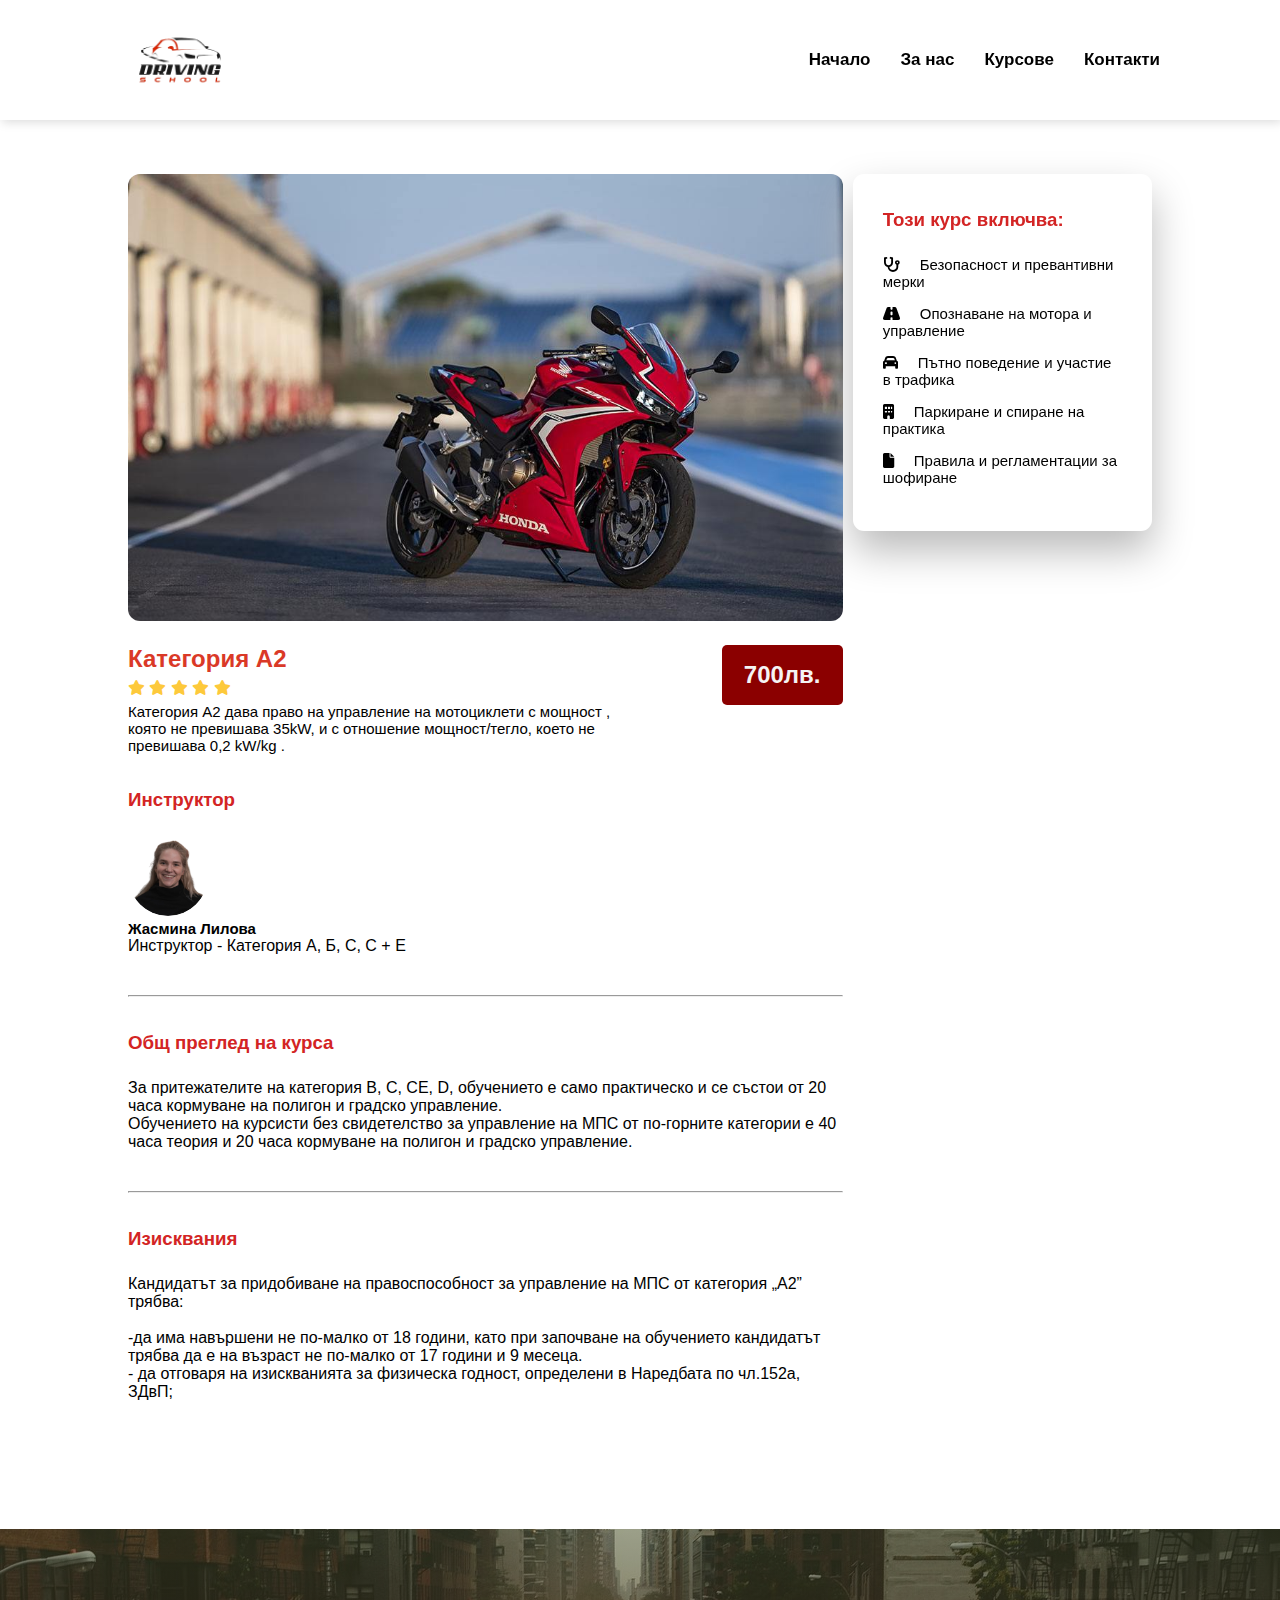
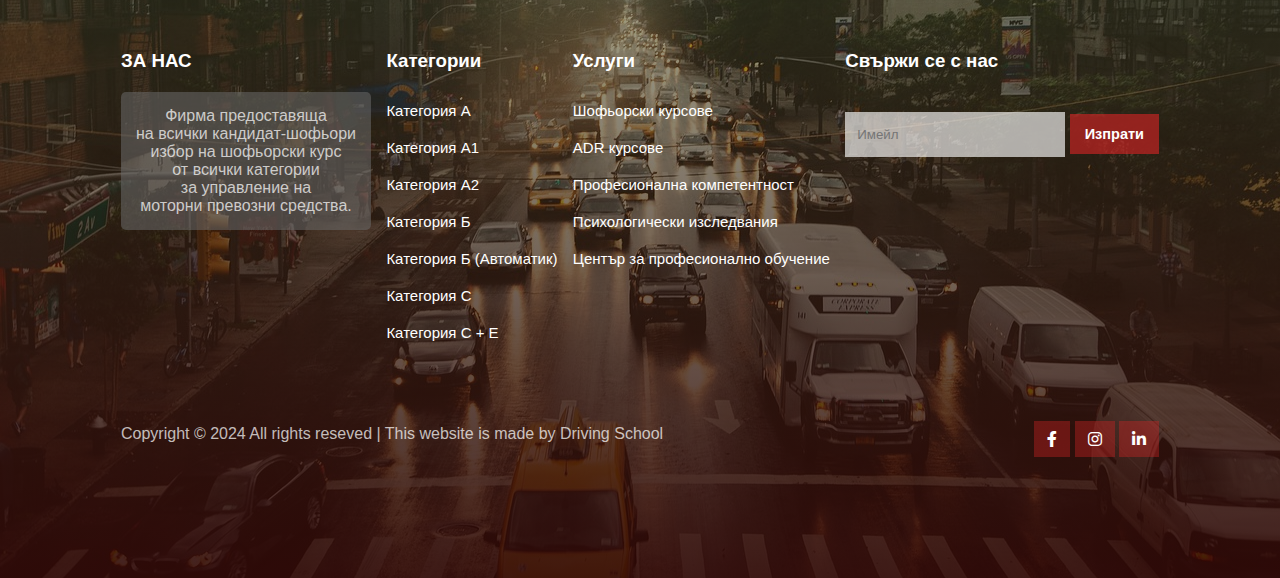
<file: courses-A2.html>
<!DOCTYPE html>
<html lang="en">
  <head>
    <meta charset="UTF-8" />
    <meta http-equiv="X-UA-Compatible" content="IE=edge" />
    <meta name="viewport" content="width=device-width, initial-scale=1.0" />
    <meta
      name="description"
      content="Шофьорска Академия, съчетаваща страстта към шофирането с
      ангажираността си към безопасността и компетентността."
    />
    <meta
      name="keywords"
      content="Шофьорска Академия, курсове, категория, часове, Ема Статева, Радослав Крумов, Жасмина Лилова, Категория А, Б, С, С + Е"
    />
    <meta charset="UTF-8" />
    <link rel="Icon" type="icon" href="Images/driving-lessons-logo.png" />

    <title>Категория А2</title>
    <link
      rel="stylesheet"
      href="https://cdnjs.cloudflare.com/ajax/libs/font-awesome/6.0.0/css/all.min.css"
    />
    <link rel="stylesheet" href="courses.css" />
    <script
      src="https://code.jquery.com/jquery-3.7.1.min.js"
      integrity="sha256-/JqT3SQfawRcv/BIHPThkBvs0OEvtFFmqPF/lYI/Cxo="
      crossorigin="anonymous"
    ></script>
  </head>
  <body>
    <!-------------------NAVIGATION------------------->
    <nav>
      <img src="Images/driving-lessons-logo.png" alt="" />
      <div class="navigation">
        <ul class="nav_links">
          <i id="menu-close" class="fas fa-times"></i>
          <li><a class="nav_link" href="index.html">Начало</a></li>
          <li><a class="nav_link" href="about-us.html">За нас</a></li>
          <li><a class="nav_link" href="courses.html">Курсове</a></li>
          <li><a class="nav_link" href="contact.html">Контакти</a></li>
        </ul>
        <img id="menu-btn" src="Images/IconMenu.png" alt="" />
      </div>
    </nav>
    <!-------------------HOME------------------->
    <section id="courses-A-home">
      <h2>Категория А2</h2>
      <p>Доверете се на опита!</p>
    </section>
    <section id="course-inner">
      <div class="overview">
        <img class="course-img" src="Images/a2-.jpg" alt="" />
        <div class="course-head">
          <div class="c-name">
            <h2>Категория А2</h2>
            <div class="star">
              <i class="fas fa-star"></i>
              <i class="fas fa-star"></i>
              <i class="fas fa-star"></i>
              <i class="fas fa-star"></i>
              <i class="fas fa-star"></i>
            </div>
            <p>
              Категория А2 дава право на управление на мотоциклети с мощност ,
              която не превишава 35kW, и с отношение мощност/тегло, което не
              превишава 0,2 kW/kg .
            </p>
          </div>
          <span>700лв.</span>
        </div>

        <div class="tutor">
          <h3>Инструктор</h3>
          <img src="Images/expert-3.png" alt="" />
          <div class="tutor-det">
            <h5>Жасмина Лилова</h5>
            <p>Инструктор - Категория А, Б, С, С + Е</p>
          </div>
        </div>

        <hr />
        <h3>Общ преглед на курса</h3>
        <p>
          За притежателите на категория В, C, CE, D, обучението е само
          практическо и се състои от 20 часа кормуване на полигон и градско
          управление. <br />
          Обучението на курсисти без свидетелство за управление на МПС от
          по-горните категории е 40 часа теория и 20 часа кормуване на полигон и
          градско управление.
        </p>
        <hr />
        <h3>Изисквания</h3>
        <p>
          Кандидатът за придобиване на правоспособност за управление на МПС от
          категория „А2” трябва: <br />
          <br />-да има навършени не по-малко от 18 години, като при започване
          на обучението кандидатът трябва да е на възраст не по-малко от 17
          години и 9 месеца. <br />- да отговаря на изискванията за физическа
          годност, определени в Наредбата по чл.152а, ЗДвП;
        </p>
      </div>

      <div class="enroll">
        <h3>Този курс включва:</h3>
        <p>
          <i class="fa-solid fa-stethoscope"></i>Безопасност и превантивни мерки
        </p>
        <p><i class="fa-solid fa-road"></i>Опознаване на мотора и управление</p>
        <p>
          <i class="fa-solid fa-car"></i>Пътно поведение и участие в трафика
        </p>
        <p>
          <i class="fa-solid fa-building"></i>Паркиране и спиране на практика
        </p>
        <p>
          <i class="fa-solid fa-file"></i>Правила и регламентации за шофиране
        </p>
      </div>
    </section>
    <!-------------------FOOTER------------------->
    <footer>
      <div class="footer-col">
        <h3>ЗА НАС</h3>
        <p>
          Фирма предоставяща <br />
          на всички кандидат-шофьори <br />
          избор на шофьорски курс <br />
          от всички категории <br />
          за управление на <br />
          моторни превозни средства.
        </p>
      </div>
      <div class="footer-col">
        <h3>Категории</h3>
        <li><a href="courses-A.html">Категория А</a></li>
        <li><a href="courses-A1.html">Категория А1</a></li>
        <li><a href="courses-A2.html">Категория А2</a></li>
        <li><a href="courses-B.html">Категория Б</a></li>
        <li><a href="courses-BA.html">Категория Б (Автоматик)</a></li>
        <li><a href="courses-C.html">Категория С</a></li>
        <li><a href="courses-CE.html">Категория С + Е</a></li>
      </div>
      <div class="footer-col">
        <h3>Услуги</h3>
        <li>Шофьорски курсове</li>
        <li>ADR курсове</li>
        <li>Професионална компетентност</li>
        <li>Психологически изследвания</li>
        <li>Център за професионално обучение</li>
      </div>
      <div class="footer-col">
        <h3>Свържи се с нас</h3>
        <div class="subscribe">
          <input type="text" name="" placeholder="Имейл" id="" />
          <!-- <textarea
          name=""
          id=""
          cols="30"
          rows="10"
          placeholder="Напиши съобщение"
        ></textarea> -->
          <a class="red" href="#">Изпрати</a>
        </div>
      </div>
      <div class="copyright">
        <p>
          Copyright &copy; 2024 All rights reseved | This website is made by
          Driving School
        </p>
        <div class="pro-links">
          <i
            class="fab fa-facebook-f"
            onclick="openSocialMedia('https://www.facebook.com/')"
          ></i>
          <i
            class="fab fa-instagram"
            onclick="openSocialMedia('https://www.instagram.com/')"
          ></i>
          <i
            class="fab fa-linkedin-in"
            onclick="openSocialMedia('https://www.linkedin.com/')"
          ></i>
        </div>
      </div>
    </footer>
    <button id="scrollToTopBtn" aria-label="Scroll to Top">
      <i class="fas fa-arrow-up"></i>
    </button>
    <script defer src="nav-links.js"></script>
    <script defer src="courses.js"></script>
  </body>
</html>
</file>
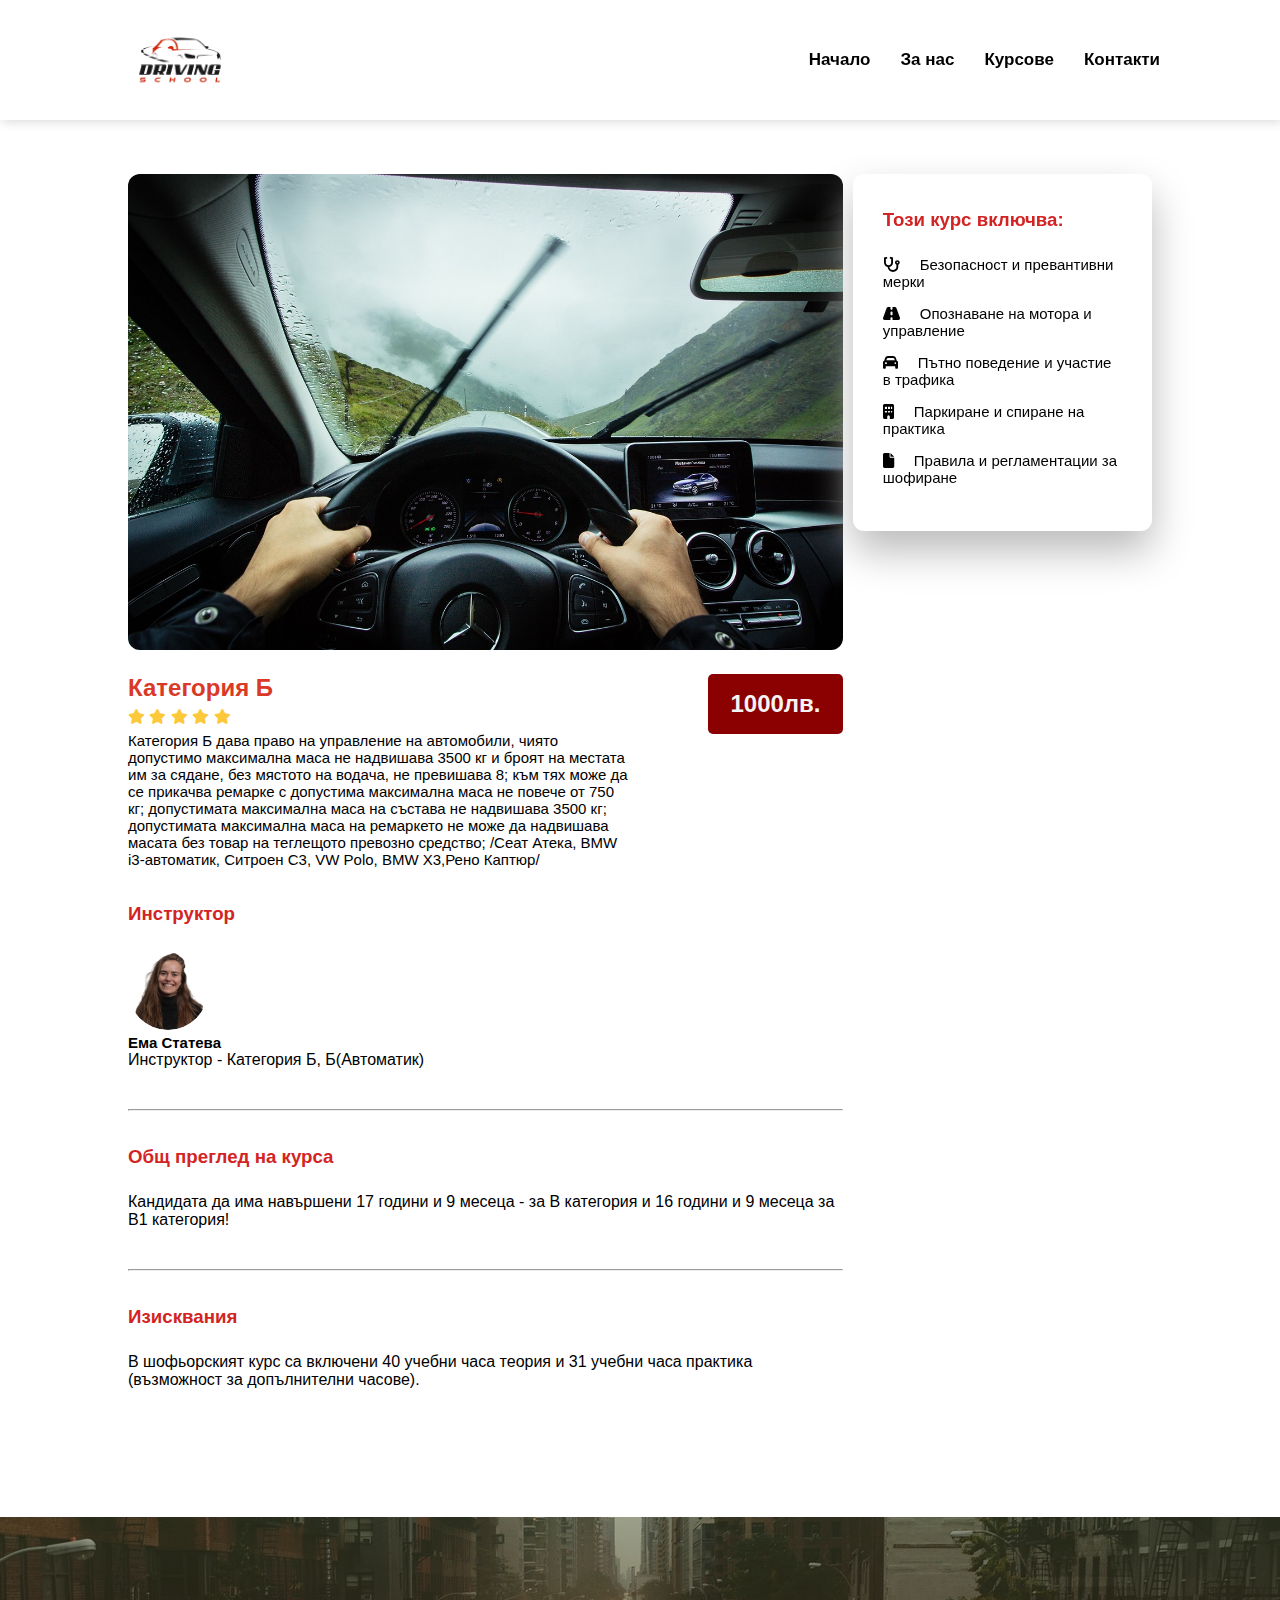
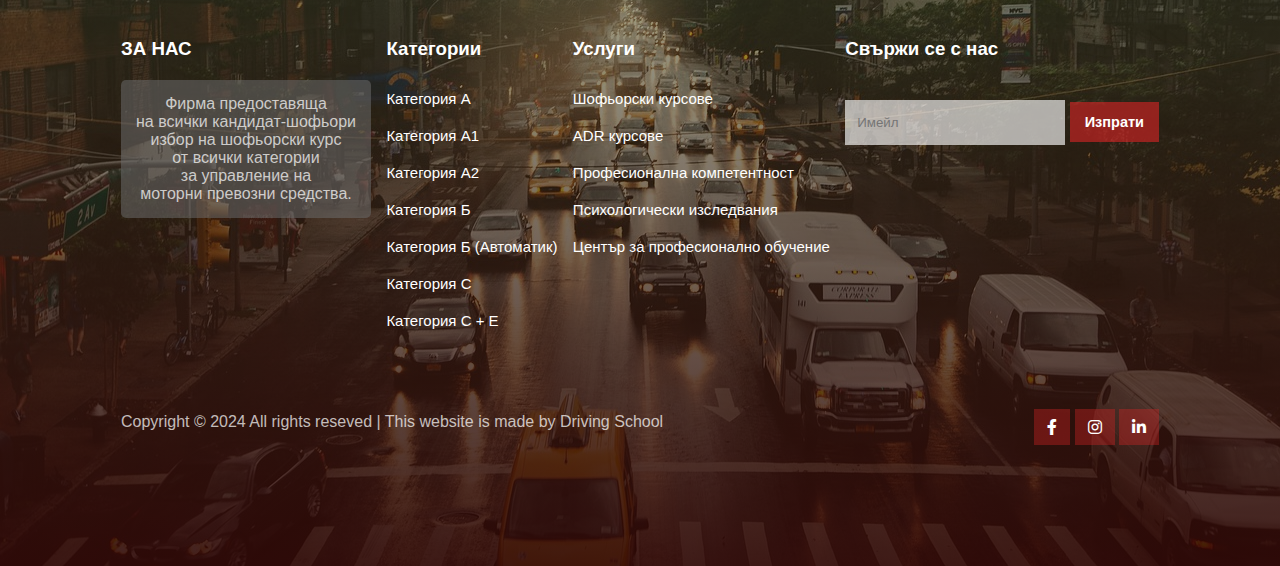
<file: courses-B.html>
<!DOCTYPE html>
<html lang="en">
  <head>
    <meta charset="UTF-8" />
    <meta http-equiv="X-UA-Compatible" content="IE=edge" />
    <meta name="viewport" content="width=device-width, initial-scale=1.0" />
    <meta
      name="description"
      content="Шофьорска Академия, съчетаваща страстта към шофирането с
      ангажираността си към безопасността и компетентността."
    />
    <meta
      name="keywords"
      content="Шофьорска Академия, курсове, категория, часове, Ема Статева, Радослав Крумов, Жасмина Лилова, Категория А, Б, С, С + Е"
    />
    <meta charset="UTF-8" />
    <link rel="Icon" type="icon" href="Images/driving-lessons-logo.png" />

    <title>Категория Б</title>
    <link
      rel="stylesheet"
      href="https://cdnjs.cloudflare.com/ajax/libs/font-awesome/6.0.0/css/all.min.css"
    />
    <link rel="stylesheet" href="courses.css" />
    <script
      src="https://code.jquery.com/jquery-3.7.1.min.js"
      integrity="sha256-/JqT3SQfawRcv/BIHPThkBvs0OEvtFFmqPF/lYI/Cxo="
      crossorigin="anonymous"
    ></script>
  </head>
  <body>
    <!-------------------NAVIGATION------------------->
    <nav>
      <img src="Images/driving-lessons-logo.png" alt="" />
      <div class="navigation">
        <ul class="nav_links">
          <i id="menu-close" class="fas fa-times"></i>
          <li><a class="nav_link" href="index.html">Начало</a></li>
          <li><a class="nav_link" href="about-us.html">За нас</a></li>
          <li><a class="nav_link" href="courses.html">Курсове</a></li>
          <li><a class="nav_link" href="contact.html">Контакти</a></li>
        </ul>
        <img id="menu-btn" src="Images/IconMenu.png" alt="" />
      </div>
    </nav>
    <!-------------------HOME------------------->
    <section id="courses-A-home">
      <h2>Категория Б</h2>
      <p>Доверете се на опита!</p>
    </section>
    <section id="course-inner">
      <div class="overview">
        <img class="course-img" src="Images/courses1.jpg" alt="" />
        <div class="course-head">
          <div class="c-name">
            <h2>Категория Б</h2>
            <div class="star">
              <i class="fas fa-star"></i>
              <i class="fas fa-star"></i>
              <i class="fas fa-star"></i>
              <i class="fas fa-star"></i>
              <i class="fas fa-star"></i>
            </div>
            <p>
              Категория Б дава право на управление на автомобили, чиято
              допустимо максимална маса не надвишава 3500 кг и броят на местата
              им за сядане, без мястото на водача, не превишава 8; към тях може
              да се прикачва ремарке с допустима максимална маса не повече от
              750 кг; допустимата максимална маса на състава не надвишава 3500
              кг; допустимата максимална маса на ремаркето не може да надвишава
              масата без товар на теглещото превозно средство; /Сеат Атека, BMW
              i3-автоматик, Ситроен С3, VW Polo, BMW X3,Рено Каптюр/
            </p>
          </div>
          <span>1000лв.</span>
        </div>

        <div class="tutor">
          <h3>Инструктор</h3>
          <img src="Images/expert-1.png" alt="" />
          <div class="tutor-det">
            <h5>Ема Статева</h5>
            <p>Инструктор - Категория Б, Б(Автоматик)</p>
          </div>
        </div>

        <hr />
        <h3>Общ преглед на курса</h3>
        <p>
          Кандидата да има навършени 17 години и 9 месеца - за B категория и 16
          години и 9 месеца за B1 категория!
        </p>
        <hr />
        <h3>Изисквания</h3>
        <p>
          В шофьорският курс са включени 40 учебни часа теория и 31 учебни часа
          практика (възможност за допълнителни часове).
        </p>
      </div>

      <div class="enroll">
        <h3>Този курс включва:</h3>
        <p>
          <i class="fa-solid fa-stethoscope"></i>Безопасност и превантивни мерки
        </p>
        <p><i class="fa-solid fa-road"></i>Опознаване на мотора и управление</p>
        <p>
          <i class="fa-solid fa-car"></i>Пътно поведение и участие в трафика
        </p>
        <p>
          <i class="fa-solid fa-building"></i>Паркиране и спиране на практика
        </p>
        <p>
          <i class="fa-solid fa-file"></i>Правила и регламентации за шофиране
        </p>
      </div>
    </section>
    <!-------------------FOOTER------------------->
    <footer>
      <div class="footer-col">
        <h3>ЗА НАС</h3>
        <p>
          Фирма предоставяща <br />
          на всички кандидат-шофьори <br />
          избор на шофьорски курс <br />
          от всички категории <br />
          за управление на <br />
          моторни превозни средства.
        </p>
      </div>
      <div class="footer-col">
        <h3>Категории</h3>
        <li><a href="courses-A.html">Категория А</a></li>
        <li><a href="courses-A1.html">Категория А1</a></li>
        <li><a href="courses-A2.html">Категория А2</a></li>
        <li><a href="courses-B.html">Категория Б</a></li>
        <li><a href="courses-BA.html">Категория Б (Автоматик)</a></li>
        <li><a href="courses-C.html">Категория С</a></li>
        <li><a href="courses-CE.html">Категория С + Е</a></li>
      </div>
      <div class="footer-col">
        <h3>Услуги</h3>
        <li>Шофьорски курсове</li>
        <li>ADR курсове</li>
        <li>Професионална компетентност</li>
        <li>Психологически изследвания</li>
        <li>Център за професионално обучение</li>
      </div>
      <div class="footer-col">
        <h3>Свържи се с нас</h3>
        <div class="subscribe">
          <input type="text" name="" placeholder="Имейл" id="" />
          <!-- <textarea
          name=""
          id=""
          cols="30"
          rows="10"
          placeholder="Напиши съобщение"
        ></textarea> -->
          <a class="red" href="#">Изпрати</a>
        </div>
      </div>
      <div class="copyright">
        <p>
          Copyright &copy; 2024 All rights reseved | This website is made by
          Driving School
        </p>
        <div class="pro-links">
          <i
            class="fab fa-facebook-f"
            onclick="openSocialMedia('https://www.facebook.com/')"
          ></i>
          <i
            class="fab fa-instagram"
            onclick="openSocialMedia('https://www.instagram.com/')"
          ></i>
          <i
            class="fab fa-linkedin-in"
            onclick="openSocialMedia('https://www.linkedin.com/')"
          ></i>
        </div>
      </div>
    </footer>
    <button id="scrollToTopBtn" aria-label="Scroll to Top">
      <i class="fas fa-arrow-up"></i>
    </button>
    <script defer src="nav-links.js"></script>
    <script defer src="courses.js"></script>
  </body>
</html>
</file>
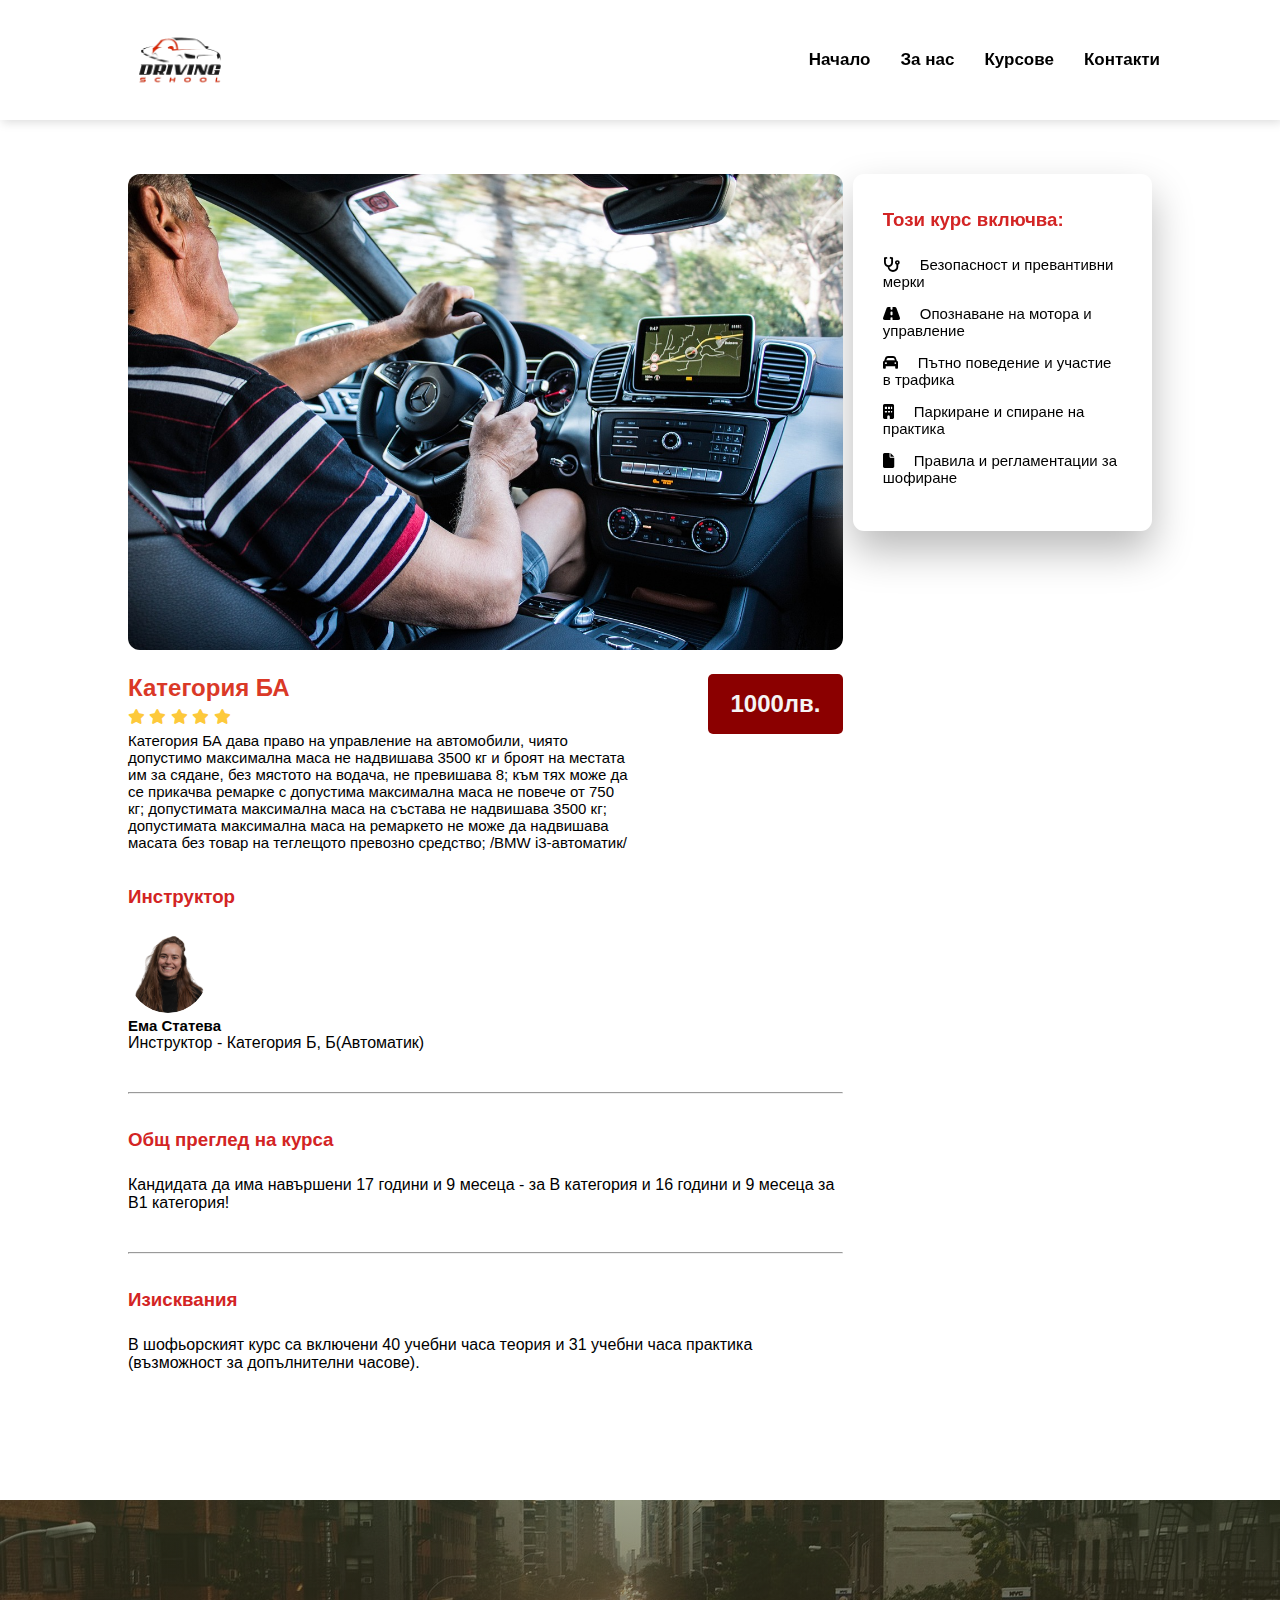
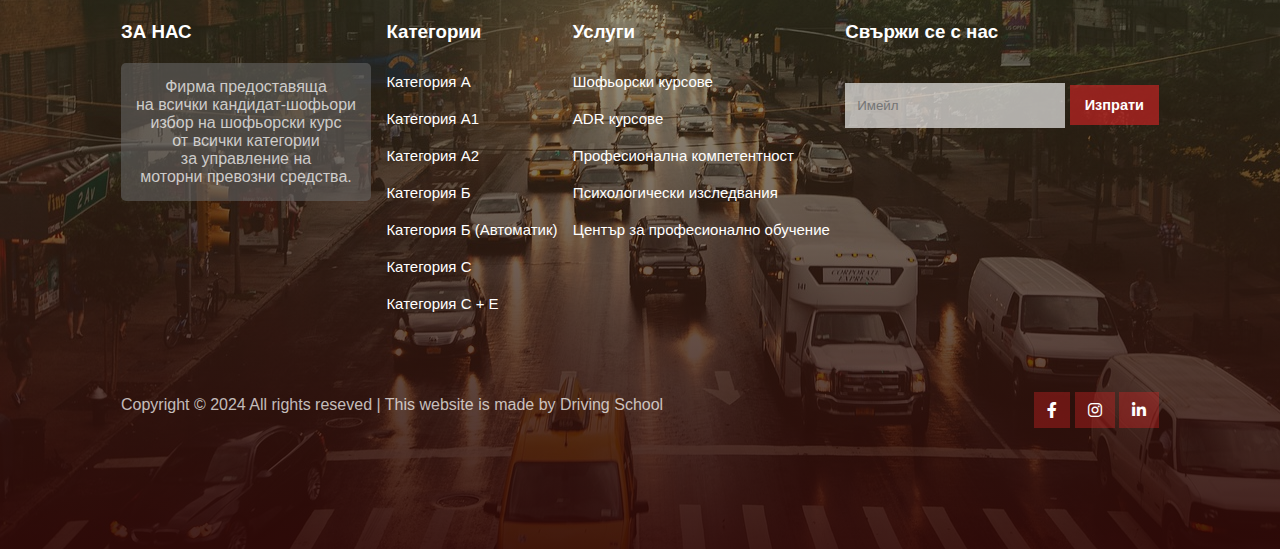
<file: courses-BA.html>
<!DOCTYPE html>
<html lang="en">
  <head>
    <meta charset="UTF-8" />
    <meta http-equiv="X-UA-Compatible" content="IE=edge" />
    <meta name="viewport" content="width=device-width, initial-scale=1.0" />
    <meta
      name="description"
      content="Шофьорска Академия, съчетаваща страстта към шофирането с
      ангажираността си към безопасността и компетентността."
    />
    <meta
      name="keywords"
      content="Шофьорска Академия, курсове, категория, часове, Ема Статева, Радослав Крумов, Жасмина Лилова, Категория А, Б, С, С + Е"
    />
    <meta charset="UTF-8" />
    <link rel="Icon" type="icon" href="Images/driving-lessons-logo.png" />

    <title>Категория БА</title>
    <link
      rel="stylesheet"
      href="https://cdnjs.cloudflare.com/ajax/libs/font-awesome/6.0.0/css/all.min.css"
    />
    <link rel="stylesheet" href="courses.css" />
    <script
      src="https://code.jquery.com/jquery-3.7.1.min.js"
      integrity="sha256-/JqT3SQfawRcv/BIHPThkBvs0OEvtFFmqPF/lYI/Cxo="
      crossorigin="anonymous"
    ></script>
  </head>
  <body>
    <!-------------------NAVIGATION------------------->
    <nav>
      <img src="Images/driving-lessons-logo.png" alt="" />
      <div class="navigation">
        <ul class="nav_links">
          <i id="menu-close" class="fas fa-times"></i>
          <li><a class="nav_link" href="index.html">Начало</a></li>
          <li><a class="nav_link" href="about-us.html">За нас</a></li>
          <li><a class="nav_link" href="courses.html">Курсове</a></li>
          <li><a class="nav_link" href="contact.html">Контакти</a></li>
        </ul>
        <img id="menu-btn" src="Images/IconMenu.png" alt="" />
      </div>
    </nav>
    <!-------------------HOME------------------->
    <section id="courses-A-home">
      <h2>Категория БА</h2>
      <p>Доверете се на опита!</p>
    </section>
    <section id="course-inner">
      <div class="overview">
        <img class="course-img" src="Images/courses2.jpg" alt="" />
        <div class="course-head">
          <div class="c-name">
            <h2>Категория БА</h2>
            <div class="star">
              <i class="fas fa-star"></i>
              <i class="fas fa-star"></i>
              <i class="fas fa-star"></i>
              <i class="fas fa-star"></i>
              <i class="fas fa-star"></i>
            </div>
            <p>
              Категория БА дава право на управление на автомобили, чиято
              допустимо максимална маса не надвишава 3500 кг и броят на местата
              им за сядане, без мястото на водача, не превишава 8; към тях може
              да се прикачва ремарке с допустима максимална маса не повече от
              750 кг; допустимата максимална маса на състава не надвишава 3500
              кг; допустимата максимална маса на ремаркето не може да надвишава
              масата без товар на теглещото превозно средство; /BMW
              i3-автоматик/
            </p>
          </div>
          <span>1000лв.</span>
        </div>

        <div class="tutor">
          <h3>Инструктор</h3>
          <img src="Images/expert-1.png" alt="" />
          <div class="tutor-det">
            <h5>Ема Статева</h5>
            <p>Инструктор - Категория Б, Б(Автоматик)</p>
          </div>
        </div>

        <hr />
        <h3>Общ преглед на курса</h3>
        <p>
          Кандидата да има навършени 17 години и 9 месеца - за B категория и 16
          години и 9 месеца за B1 категория!
        </p>
        <hr />
        <h3>Изисквания</h3>
        <p>
          В шофьорският курс са включени 40 учебни часа теория и 31 учебни часа
          практика (възможност за допълнителни часове).
        </p>
      </div>

      <div class="enroll">
        <h3>Този курс включва:</h3>
        <p>
          <i class="fa-solid fa-stethoscope"></i>Безопасност и превантивни мерки
        </p>
        <p><i class="fa-solid fa-road"></i>Опознаване на мотора и управление</p>
        <p>
          <i class="fa-solid fa-car"></i>Пътно поведение и участие в трафика
        </p>
        <p>
          <i class="fa-solid fa-building"></i>Паркиране и спиране на практика
        </p>
        <p>
          <i class="fa-solid fa-file"></i>Правила и регламентации за шофиране
        </p>
      </div>
    </section>
    <!-------------------FOOTER------------------->
    <footer>
      <div class="footer-col">
        <h3>ЗА НАС</h3>
        <p>
          Фирма предоставяща <br />
          на всички кандидат-шофьори <br />
          избор на шофьорски курс <br />
          от всички категории <br />
          за управление на <br />
          моторни превозни средства.
        </p>
      </div>
      <div class="footer-col">
        <h3>Категории</h3>
        <li><a href="courses-A.html">Категория А</a></li>
        <li><a href="courses-A1.html">Категория А1</a></li>
        <li><a href="courses-A2.html">Категория А2</a></li>
        <li><a href="courses-B.html">Категория Б</a></li>
        <li><a href="courses-BA.html">Категория Б (Автоматик)</a></li>
        <li><a href="courses-C.html">Категория С</a></li>
        <li><a href="courses-CE.html">Категория С + Е</a></li>
      </div>
      <div class="footer-col">
        <h3>Услуги</h3>
        <li>Шофьорски курсове</li>
        <li>ADR курсове</li>
        <li>Професионална компетентност</li>
        <li>Психологически изследвания</li>
        <li>Център за професионално обучение</li>
      </div>
      <div class="footer-col">
        <h3>Свържи се с нас</h3>
        <div class="subscribe">
          <input type="text" name="" placeholder="Имейл" id="" />
          <!-- <textarea
          name=""
          id=""
          cols="30"
          rows="10"
          placeholder="Напиши съобщение"
        ></textarea> -->
          <a class="red" href="#">Изпрати</a>
        </div>
      </div>
      <div class="copyright">
        <p>
          Copyright &copy; 2024 All rights reseved | This website is made by
          Driving School
        </p>
        <div class="pro-links">
          <i
            class="fab fa-facebook-f"
            onclick="openSocialMedia('https://www.facebook.com/')"
          ></i>
          <i
            class="fab fa-instagram"
            onclick="openSocialMedia('https://www.instagram.com/')"
          ></i>
          <i
            class="fab fa-linkedin-in"
            onclick="openSocialMedia('https://www.linkedin.com/')"
          ></i>
        </div>
      </div>
    </footer>
    <button id="scrollToTopBtn" aria-label="Scroll to Top">
      <i class="fas fa-arrow-up"></i>
    </button>
    <script defer src="nav-links.js"></script>
    <script defer src="courses.js"></script>
  </body>
</html>
</file>
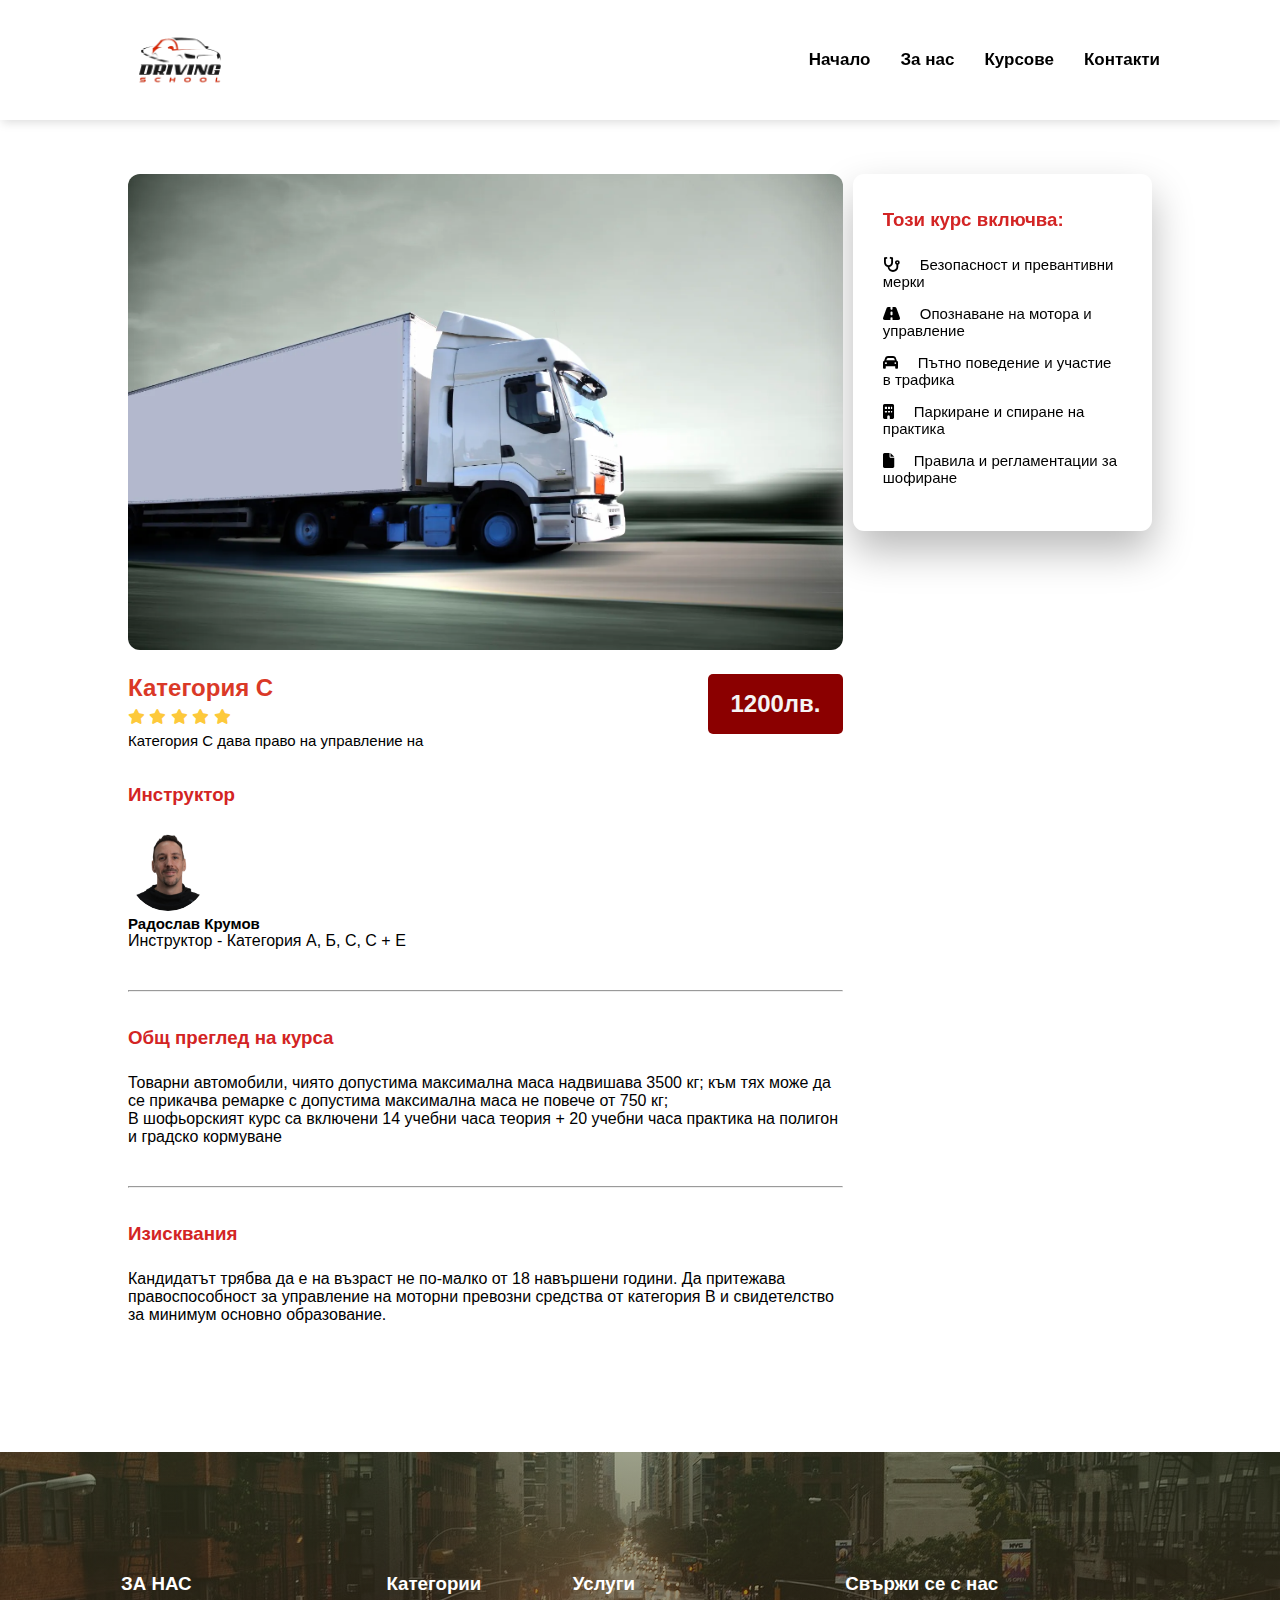
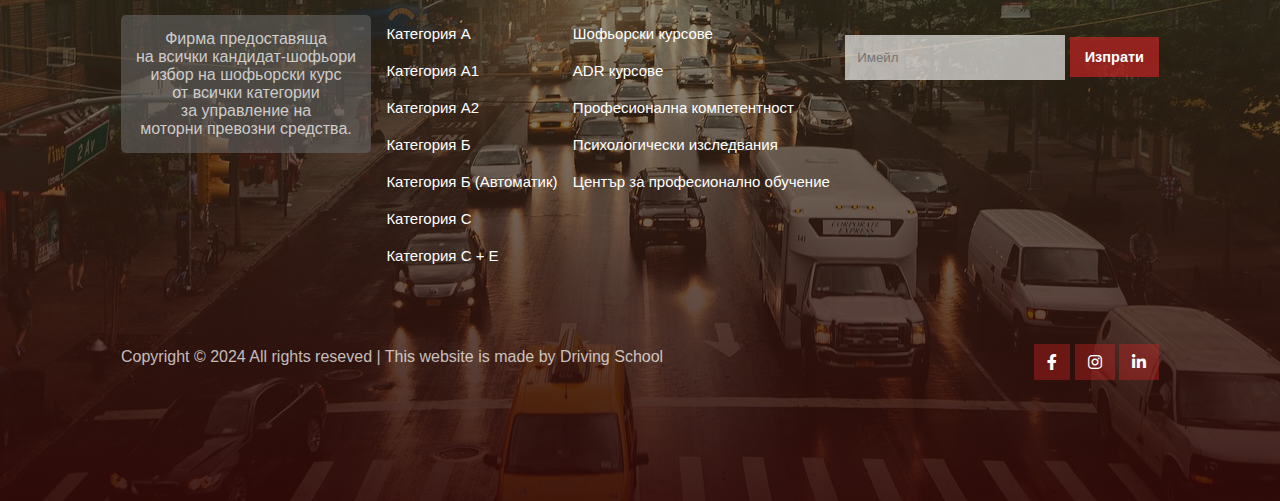
<file: courses-C.html>
<!DOCTYPE html>
<html lang="en">
  <head>
    <meta charset="UTF-8" />
    <meta http-equiv="X-UA-Compatible" content="IE=edge" />
    <meta name="viewport" content="width=device-width, initial-scale=1.0" />
    <meta
      name="description"
      content="Шофьорска Академия, съчетаваща страстта към шофирането с
      ангажираността си към безопасността и компетентността."
    />
    <meta
      name="keywords"
      content="Шофьорска Академия, курсове, категория, часове, Ема Статева, Радослав Крумов, Жасмина Лилова, Категория А, Б, С, С + Е"
    />
    <meta charset="UTF-8" />
    <link rel="Icon" type="icon" href="Images/driving-lessons-logo.png" />

    <title>Категория С</title>
    <link
      rel="stylesheet"
      href="https://cdnjs.cloudflare.com/ajax/libs/font-awesome/6.0.0/css/all.min.css"
    />
    <link rel="stylesheet" href="courses.css" />
    <script
      src="https://code.jquery.com/jquery-3.7.1.min.js"
      integrity="sha256-/JqT3SQfawRcv/BIHPThkBvs0OEvtFFmqPF/lYI/Cxo="
      crossorigin="anonymous"
    ></script>
  </head>
  <body>
    <!-------------------NAVIGATION------------------->
    <nav>
      <img src="Images/driving-lessons-logo.png" alt="" />
      <div class="navigation">
        <ul class="nav_links">
          <i id="menu-close" class="fas fa-times"></i>
          <li><a class="nav_link" href="index.html">Начало</a></li>
          <li><a class="nav_link" href="about-us.html">За нас</a></li>
          <li><a class="nav_link" href="courses.html">Курсове</a></li>
          <li><a class="nav_link" href="contact.html">Контакти</a></li>
        </ul>
        <img id="menu-btn" src="Images/IconMenu.png" alt="" />
      </div>
    </nav>
    <!-------------------HOME------------------->
    <section id="courses-A-home">
      <h2>Категория С</h2>
      <p>Доверете се на опита!</p>
    </section>
    <section id="course-inner">
      <div class="overview">
        <img class="course-img" src="Images/С.webp" alt="" />
        <div class="course-head">
          <div class="c-name">
            <h2>Категория С</h2>
            <div class="star">
              <i class="fas fa-star"></i>
              <i class="fas fa-star"></i>
              <i class="fas fa-star"></i>
              <i class="fas fa-star"></i>
              <i class="fas fa-star"></i>
            </div>
            <p>Категория С дава право на управление на</p>
          </div>
          <span>1200лв.</span>
        </div>

        <div class="tutor">
          <h3>Инструктор</h3>
          <img src="Images/expert-2.png" alt="" />
          <div class="tutor-det">
            <h5>Радослав Крумов</h5>
            <p>Инструктор - Категория А, Б, С, С + Е</p>
          </div>
        </div>

        <hr />
        <h3>Общ преглед на курса</h3>
        <p>
          Товарни автомобили, чиято допустима максимална маса надвишава 3500 кг;
          към тях може да се прикачва ремарке с допустима максимална маса не
          повече от 750 кг;
          <br />
          В шофьорският курс са включени 14 учебни часа теория + 20 учебни часа
          практика на полигон и градско кормуване
        </p>
        <hr />
        <h3>Изисквания</h3>
        <p>
          Кандидатът трябва да е на възраст не по-малко от 18 навършени години.
          Да притежава правоспособност за управление на моторни превозни
          средства от категория В и свидетелство за минимум основно образование.
        </p>
      </div>

      <div class="enroll">
        <h3>Този курс включва:</h3>
        <p>
          <i class="fa-solid fa-stethoscope"></i>Безопасност и превантивни мерки
        </p>
        <p><i class="fa-solid fa-road"></i>Опознаване на мотора и управление</p>
        <p>
          <i class="fa-solid fa-car"></i>Пътно поведение и участие в трафика
        </p>
        <p>
          <i class="fa-solid fa-building"></i>Паркиране и спиране на практика
        </p>
        <p>
          <i class="fa-solid fa-file"></i>Правила и регламентации за шофиране
        </p>
      </div>
    </section>
    <!-------------------FOOTER------------------->
    <footer>
      <div class="footer-col">
        <h3>ЗА НАС</h3>
        <p>
          Фирма предоставяща <br />
          на всички кандидат-шофьори <br />
          избор на шофьорски курс <br />
          от всички категории <br />
          за управление на <br />
          моторни превозни средства.
        </p>
      </div>
      <div class="footer-col">
        <h3>Категории</h3>
        <li><a href="courses-A.html">Категория А</a></li>
        <li><a href="courses-A1.html">Категория А1</a></li>
        <li><a href="courses-A2.html">Категория А2</a></li>
        <li><a href="courses-B.html">Категория Б</a></li>
        <li><a href="courses-BA.html">Категория Б (Автоматик)</a></li>
        <li><a href="courses-C.html">Категория С</a></li>
        <li><a href="courses-CE.html">Категория С + Е</a></li>
      </div>
      <div class="footer-col">
        <h3>Услуги</h3>
        <li>Шофьорски курсове</li>
        <li>ADR курсове</li>
        <li>Професионална компетентност</li>
        <li>Психологически изследвания</li>
        <li>Център за професионално обучение</li>
      </div>
      <div class="footer-col">
        <h3>Свържи се с нас</h3>
        <div class="subscribe">
          <input type="text" name="" placeholder="Имейл" id="" />
          <!-- <textarea
          name=""
          id=""
          cols="30"
          rows="10"
          placeholder="Напиши съобщение"
        ></textarea> -->
          <a class="red" href="#">Изпрати</a>
        </div>
      </div>
      <div class="copyright">
        <p>
          Copyright &copy; 2024 All rights reseved | This website is made by
          Driving School
        </p>
        <div class="pro-links">
          <i
            class="fab fa-facebook-f"
            onclick="openSocialMedia('https://www.facebook.com/')"
          ></i>
          <i
            class="fab fa-instagram"
            onclick="openSocialMedia('https://www.instagram.com/')"
          ></i>
          <i
            class="fab fa-linkedin-in"
            onclick="openSocialMedia('https://www.linkedin.com/')"
          ></i>
        </div>
      </div>
    </footer>
    <button id="scrollToTopBtn" aria-label="Scroll to Top">
      <i class="fas fa-arrow-up"></i>
    </button>
    <script defer src="nav-links.js"></script>
    <script defer src="courses.js"></script>
  </body>
</html>
</file>
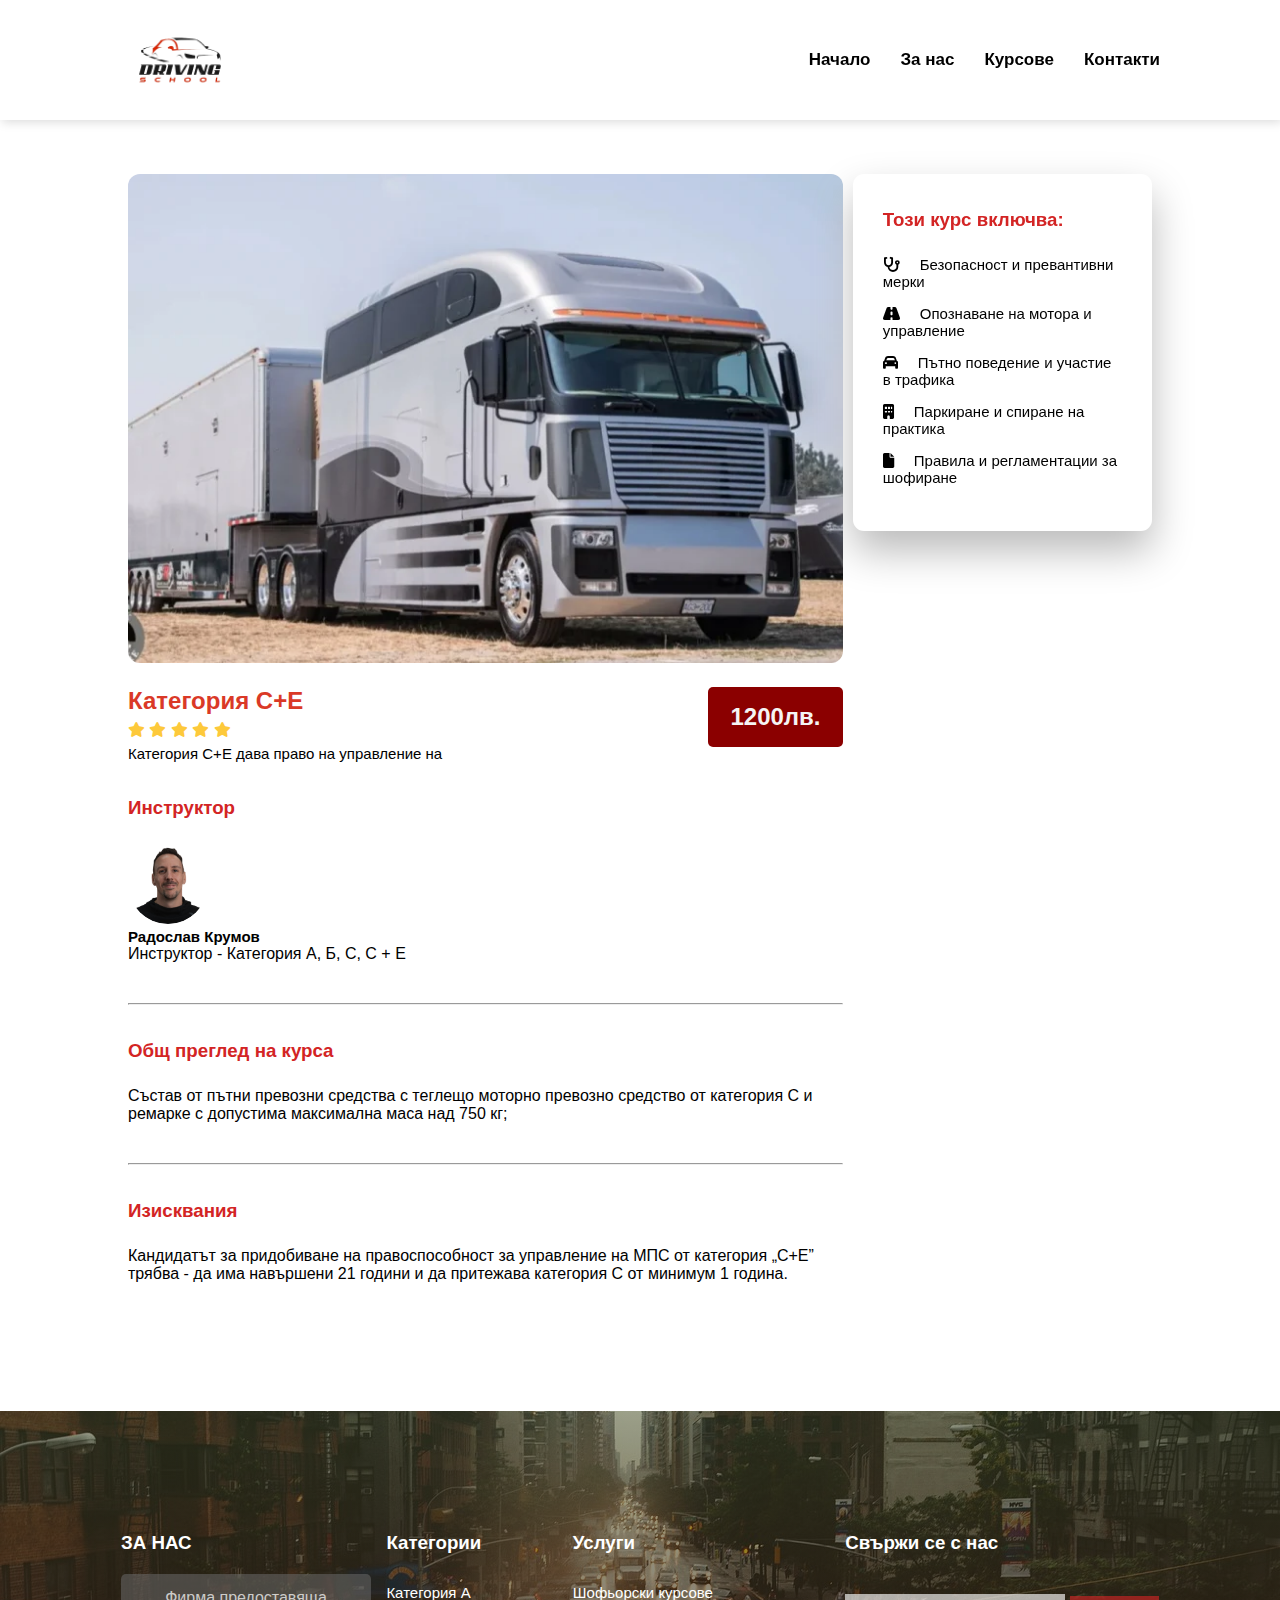
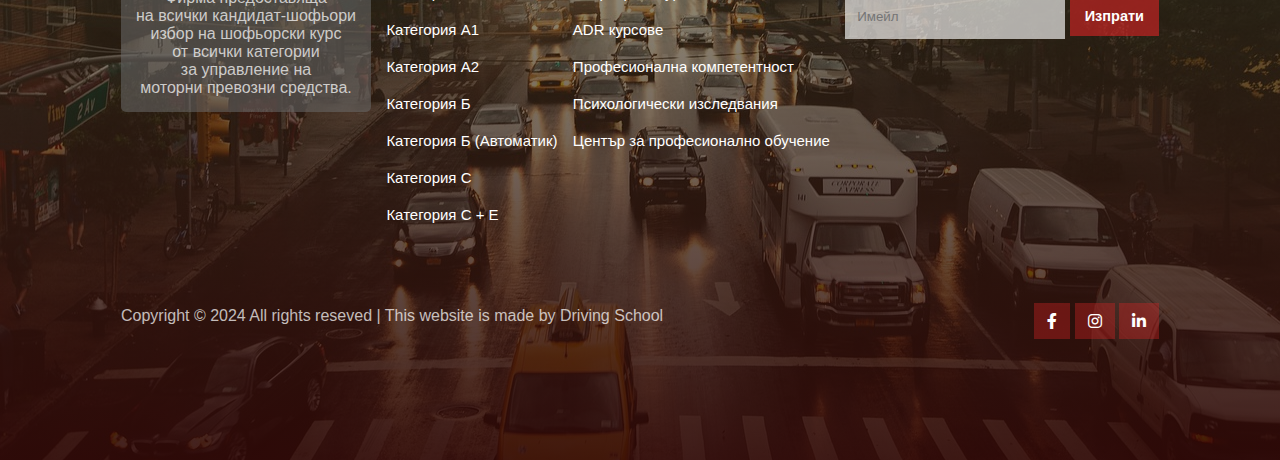
<file: courses-CE.html>
<!DOCTYPE html>
<html lang="en">
  <head>
    <meta charset="UTF-8" />
    <meta http-equiv="X-UA-Compatible" content="IE=edge" />
    <meta name="viewport" content="width=device-width, initial-scale=1.0" />
    <meta
      name="description"
      content="Шофьорска Академия, съчетаваща страстта към шофирането с
      ангажираността си към безопасността и компетентността."
    />
    <meta
      name="keywords"
      content="Шофьорска Академия, курсове, категория, часове, Ема Статева, Радослав Крумов, Жасмина Лилова, Категория А, Б, С, С + Е"
    />
    <meta charset="UTF-8" />
    <link rel="Icon" type="icon" href="Images/driving-lessons-logo.png" />

    <title>Категория С + Е</title>
    <link
      rel="stylesheet"
      href="https://cdnjs.cloudflare.com/ajax/libs/font-awesome/6.0.0/css/all.min.css"
    />
    <link rel="stylesheet" href="courses.css" />
    <script
      src="https://code.jquery.com/jquery-3.7.1.min.js"
      integrity="sha256-/JqT3SQfawRcv/BIHPThkBvs0OEvtFFmqPF/lYI/Cxo="
      crossorigin="anonymous"
    ></script>
  </head>
  <body>
    <!-------------------NAVIGATION------------------->
    <nav>
      <img src="Images/driving-lessons-logo.png" alt="" />
      <div class="navigation">
        <ul class="nav_links">
          <i id="menu-close" class="fas fa-times"></i>
          <li><a class="nav_link" href="index.html">Начало</a></li>
          <li><a class="nav_link" href="about-us.html">За нас</a></li>
          <li><a class="nav_link" href="courses.html">Курсове</a></li>
          <li><a class="nav_link" href="contact.html">Контакти</a></li>
        </ul>
        <img id="menu-btn" src="Images/IconMenu.png" alt="" />
      </div>
    </nav>
    <!-------------------HOME------------------->
    <section id="courses-A-home">
      <h2>Категория С+Е</h2>
      <p>Доверете се на опита!</p>
    </section>
    <section id="course-inner">
      <div class="overview">
        <img class="course-img" src="Images/ce.webp" alt="" />
        <div class="course-head">
          <div class="c-name">
            <h2>Категория С+Е</h2>
            <div class="star">
              <i class="fas fa-star"></i>
              <i class="fas fa-star"></i>
              <i class="fas fa-star"></i>
              <i class="fas fa-star"></i>
              <i class="fas fa-star"></i>
            </div>
            <p>Категория С+Е дава право на управление на</p>
          </div>
          <span>1200лв.</span>
        </div>

        <div class="tutor">
          <h3>Инструктор</h3>
          <img src="Images/expert-2.png" alt="" />
          <div class="tutor-det">
            <h5>Радослав Крумов</h5>
            <p>Инструктор - Категория А, Б, С, С + Е</p>
          </div>
        </div>

        <hr />
        <h3>Общ преглед на курса</h3>
        <p>
          Състав от пътни превозни средства с теглещо моторно превозно средство
          от категория С и ремарке с допустима максимална маса над 750 кг;
        </p>
        <hr />
        <h3>Изисквания</h3>
        <p>
          Кандидатът за придобиване на правоспособност за управление на МПС от
          категория „C+E” трябва - да има навършени 21 години и да притежава
          категория C от минимум 1 година.
        </p>
      </div>

      <div class="enroll">
        <h3>Този курс включва:</h3>
        <p>
          <i class="fa-solid fa-stethoscope"></i>Безопасност и превантивни мерки
        </p>
        <p><i class="fa-solid fa-road"></i>Опознаване на мотора и управление</p>
        <p>
          <i class="fa-solid fa-car"></i>Пътно поведение и участие в трафика
        </p>
        <p>
          <i class="fa-solid fa-building"></i>Паркиране и спиране на практика
        </p>
        <p>
          <i class="fa-solid fa-file"></i>Правила и регламентации за шофиране
        </p>
      </div>
    </section>
    <!-------------------FOOTER------------------->
    <footer>
      <div class="footer-col">
        <h3>ЗА НАС</h3>
        <p>
          Фирма предоставяща <br />
          на всички кандидат-шофьори <br />
          избор на шофьорски курс <br />
          от всички категории <br />
          за управление на <br />
          моторни превозни средства.
        </p>
      </div>
      <div class="footer-col">
        <h3>Категории</h3>
        <li><a href="courses-A.html">Категория А</a></li>
        <li><a href="courses-A1.html">Категория А1</a></li>
        <li><a href="courses-A2.html">Категория А2</a></li>
        <li><a href="courses-B.html">Категория Б</a></li>
        <li><a href="courses-BA.html">Категория Б (Автоматик)</a></li>
        <li><a href="courses-C.html">Категория С</a></li>
        <li><a href="courses-CE.html">Категория С + Е</a></li>
      </div>
      <div class="footer-col">
        <h3>Услуги</h3>
        <li>Шофьорски курсове</li>
        <li>ADR курсове</li>
        <li>Професионална компетентност</li>
        <li>Психологически изследвания</li>
        <li>Център за професионално обучение</li>
      </div>
      <div class="footer-col">
        <h3>Свържи се с нас</h3>
        <div class="subscribe">
          <input type="text" name="" placeholder="Имейл" id="" />
          <!-- <textarea
          name=""
          id=""
          cols="30"
          rows="10"
          placeholder="Напиши съобщение"
        ></textarea> -->
          <a class="red" href="#">Изпрати</a>
        </div>
      </div>
      <div class="copyright">
        <p>
          Copyright &copy; 2024 All rights reseved | This website is made by
          Driving School
        </p>
        <div class="pro-links">
          <i
            class="fab fa-facebook-f"
            onclick="openSocialMedia('https://www.facebook.com/')"
          ></i>
          <i
            class="fab fa-instagram"
            onclick="openSocialMedia('https://www.instagram.com/')"
          ></i>
          <i
            class="fab fa-linkedin-in"
            onclick="openSocialMedia('https://www.linkedin.com/')"
          ></i>
        </div>
      </div>
    </footer>
    <button id="scrollToTopBtn" aria-label="Scroll to Top">
      <i class="fas fa-arrow-up"></i>
    </button>
    <script defer src="nav-links.js"></script>
    <script defer src="courses.js"></script>
  </body>
</html>
</file>
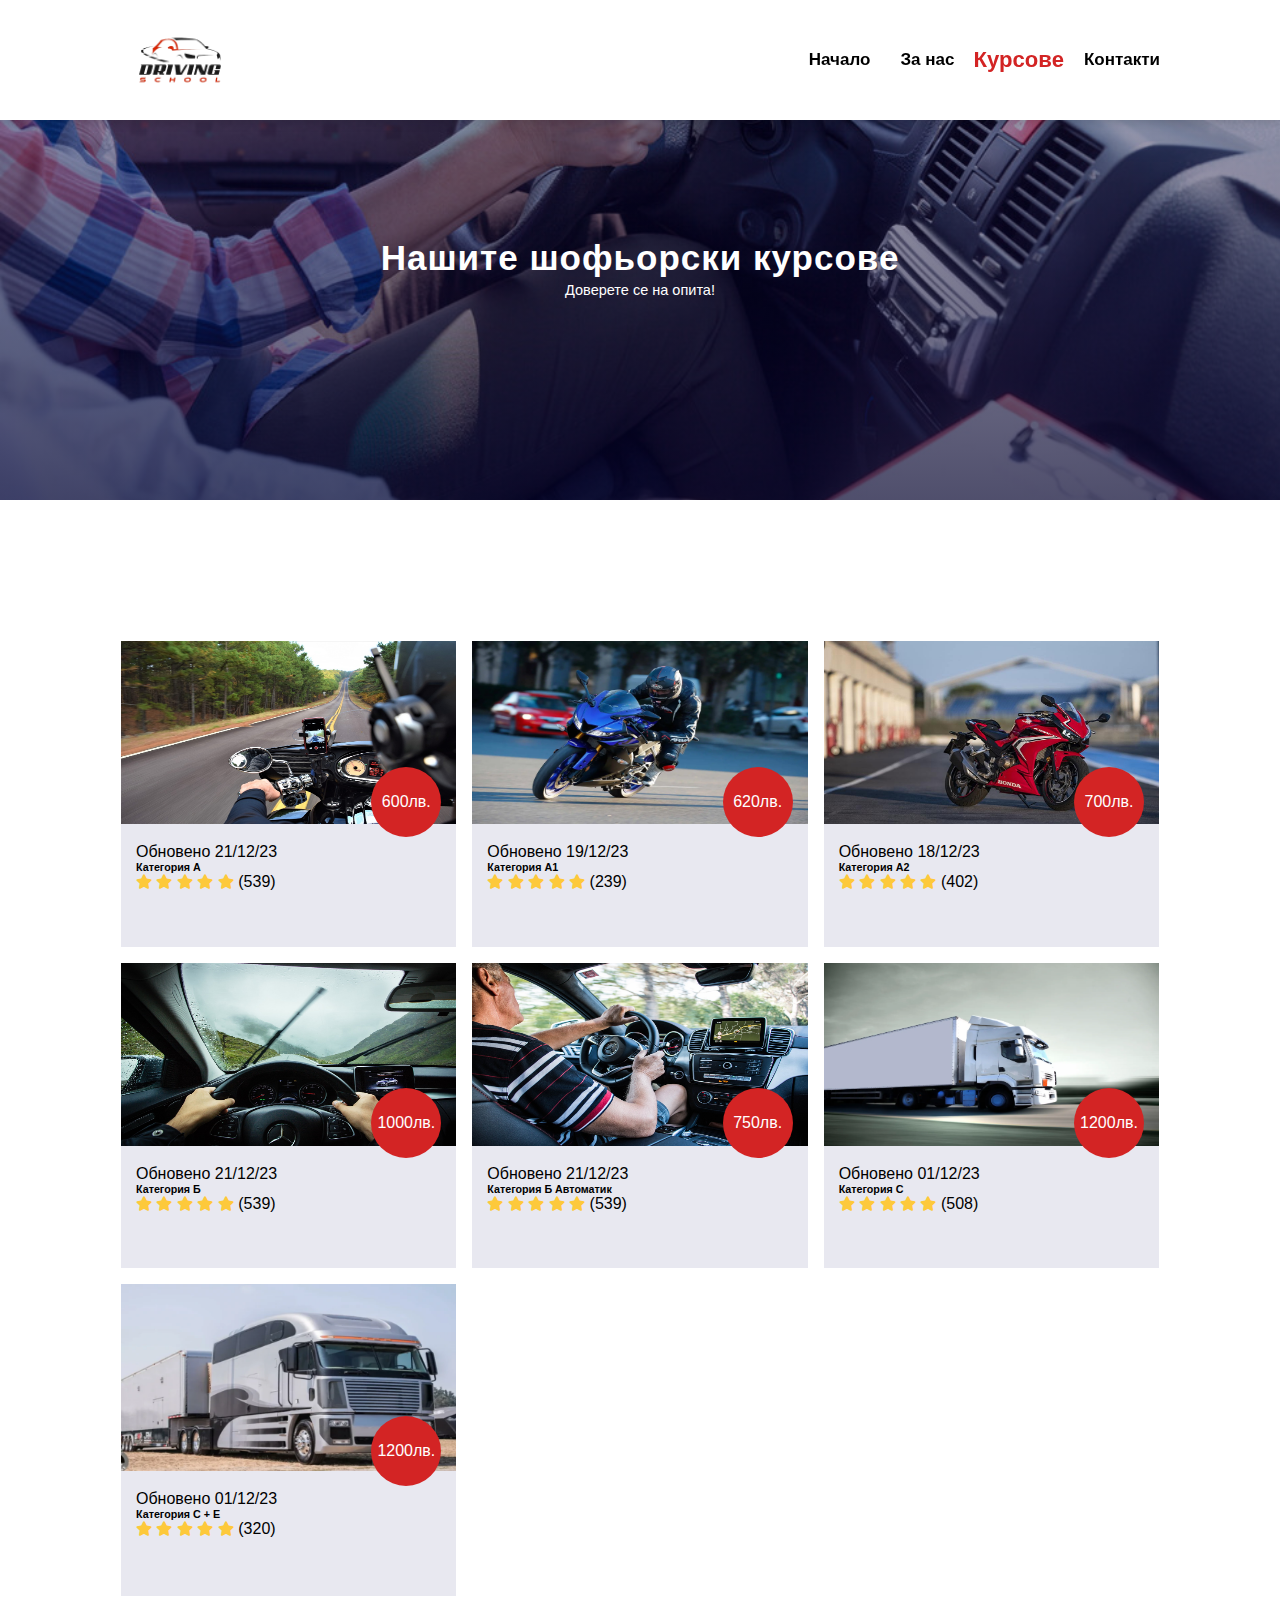
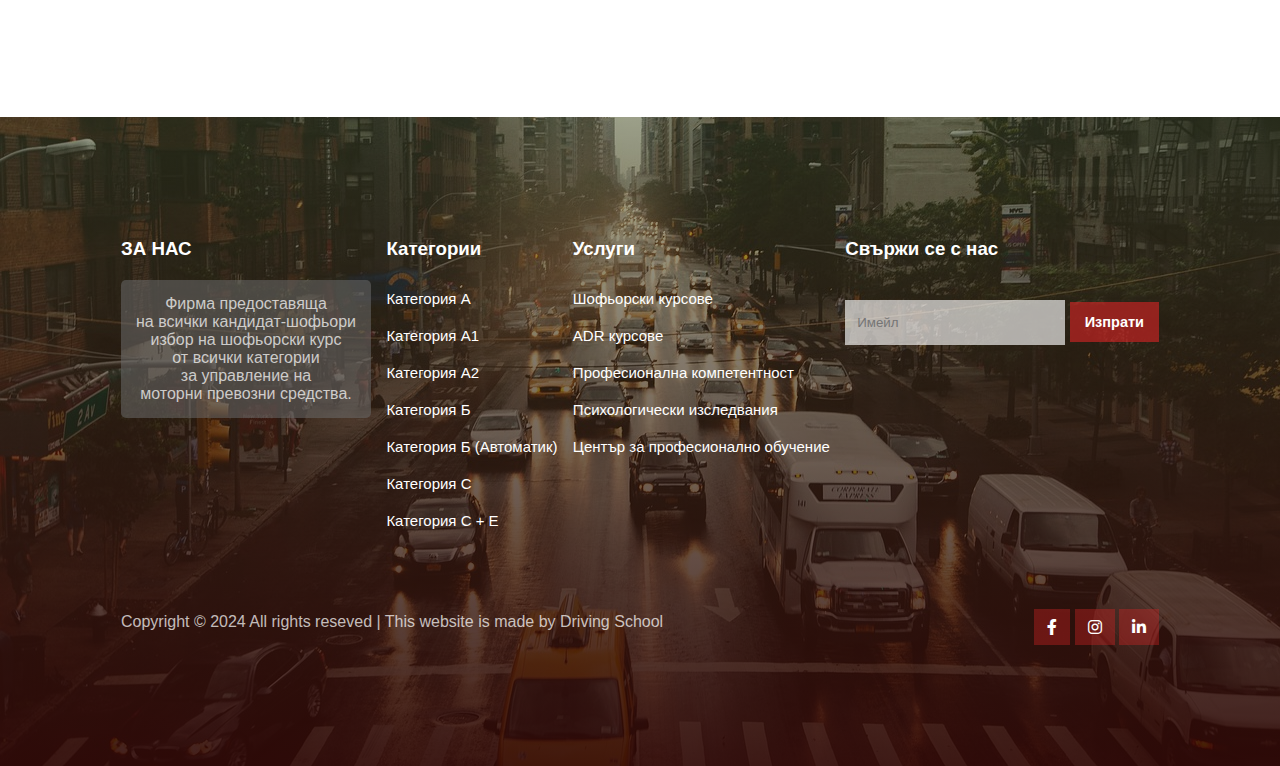
<file: courses.html>
<!DOCTYPE html>
<html lang="en">
  <head>
    <meta charset="UTF-8" />
    <meta http-equiv="X-UA-Compatible" content="IE=edge" />
    <meta name="viewport" content="width=device-width, initial-scale=1.0" />
    <meta
      name="description"
      content="Шофьорска Академия, съчетаваща страстта към шофирането с
      ангажираността си към безопасността и компетентността."
    />
    <meta
      name="keywords"
      content="Шофьорска Академия, курсове, категория, часове, Ема Статева, Радослав Крумов, Жасмина Лилова, Категория А, Б, С, С + Е"
    />
    <meta charset="UTF-8" />
    <link rel="Icon" type="icon" href="Images/driving-lessons-logo.png" />

    <title>Шофьорски курсове</title>
    <link
      rel="stylesheet"
      href="https://cdnjs.cloudflare.com/ajax/libs/font-awesome/6.0.0/css/all.min.css"
    />
    <link rel="stylesheet" href="courses.css" />
    <script
      src="https://code.jquery.com/jquery-3.7.1.min.js"
      integrity="sha256-/JqT3SQfawRcv/BIHPThkBvs0OEvtFFmqPF/lYI/Cxo="
      crossorigin="anonymous"
    ></script>
  </head>
  <body>
    <!-------------------NAVIGATION------------------->
    <nav>
      <img src="Images/driving-lessons-logo.png" alt="" />
      <div class="navigation">
        <ul class="nav_links">
          <i id="menu-close" class="fas fa-times"></i>
          <li><a class="nav_link" href="index.html">Начало</a></li>
          <li><a class="nav_link" href="about-us.html">За нас</a></li>
          <li><a class="nav_link" href="courses.html">Курсове</a></li>
          <li><a class="nav_link" href="contact.html">Контакти</a></li>
        </ul>
        <img id="menu-btn" src="Images/IconMenu.png" alt="" />
      </div>
    </nav>
    <!------------------- HOME------------------->
    <section id="home">
      <h1>Нашите шофьорски курсове</h1>
      <p>Доверете се на опита!</p>
    </section>
    <!------------------- COURSE------------------->
    <section id="course">
      <div class="course-box">
        <div onclick="window.location.href='courses-A.html';" class="courses">
          <!-- А -->
          <img src="Images/courses3.jpg" alt="" />
          <div class="details">
            <span>Обновено 21/12/23</span>
            <h6>Категория А</h6>
            <div class="star">
              <i class="fas fa-star"></i>
              <i class="fas fa-star"></i>
              <i class="fas fa-star"></i>
              <i class="fas fa-star"></i>
              <i class="fas fa-star"></i>
              <span>(539)</span>
            </div>
          </div>
          <div class="cost">600лв.</div>
        </div>
        <div class="courses">
          <div
            onclick="window.location.href='courses-A1.html';"
            class="courses"
          >
            <!-- А1 -->
            <img src="Images/a1-.jpg" alt="" />
            <div class="details">
              <span>Обновено 19/12/23</span>
              <h6>Категория А1</h6>
              <div class="star">
                <i class="fas fa-star"></i>
                <i class="fas fa-star"></i>
                <i class="fas fa-star"></i>
                <i class="fas fa-star"></i>
                <i class="fas fa-star"></i>
                <span>(239)</span>
              </div>
            </div>
            <div class="cost">620лв.</div>
          </div>
        </div>
        <div class="courses">
          <div
            onclick="window.location.href='courses-A2.html';"
            class="courses"
          >
            <!-- А2 -->
            <img src="Images/a2-.jpg" alt="" />
            <div class="details">
              <span>Обновено 18/12/23</span>
              <h6>Категория А2</h6>
              <div class="star">
                <i class="fas fa-star"></i>
                <i class="fas fa-star"></i>
                <i class="fas fa-star"></i>
                <i class="fas fa-star"></i>
                <i class="fas fa-star"></i>
                <span>(402)</span>
              </div>
            </div>
            <div class="cost">700лв.</div>
          </div>
        </div>
        <div class="courses">
          <div onclick="window.location.href='courses-B.html';" class="courses">
            <!--  Б -->
            <img src="Images/courses1.jpg" alt="" />
            <div class="details">
              <span>Обновено 21/12/23</span>
              <h6>Категория Б</h6>
              <div class="star">
                <i class="fas fa-star"></i>
                <i class="fas fa-star"></i>
                <i class="fas fa-star"></i>
                <i class="fas fa-star"></i>
                <i class="fas fa-star"></i>
                <span>(539)</span>
              </div>
            </div>
            <div class="cost">1000лв.</div>
          </div>
        </div>
        <div class="courses">
          <div
            onclick="window.location.href='courses-BA.html';"
            class="courses"
          >
            <!-- Б автоматик -->
            <img src="Images/courses2.jpg" alt="" />
            <div class="details">
              <span>Обновено 21/12/23</span>
              <h6>Категория Б Автоматик</h6>
              <div class="star">
                <i class="fas fa-star"></i>
                <i class="fas fa-star"></i>
                <i class="fas fa-star"></i>
                <i class="fas fa-star"></i>
                <i class="fas fa-star"></i>
                <span>(539)</span>
              </div>
            </div>
            <div class="cost">750лв.</div>
          </div>
        </div>
        <div class="courses">
          <div onclick="window.location.href='courses-C.html';" class="courses">
            <!-- C -->
            <img src="Images/С.webp" alt="" />
            <div class="details">
              <span>Обновено 01/12/23</span>
              <h6>Категория C</h6>
              <div class="star">
                <i class="fas fa-star"></i>
                <i class="fas fa-star"></i>
                <i class="fas fa-star"></i>
                <i class="fas fa-star"></i>
                <i class="fas fa-star"></i>
                <span>(508)</span>
              </div>
            </div>
            <div class="cost">1200лв.</div>
          </div>
        </div>
        <div class="courses">
          <div
            onclick="window.location.href='courses-CE.html';"
            class="courses"
          >
            <!-- CE -->
            <img src="Images/ce.webp" alt="" />
            <div class="details">
              <span>Обновено 01/12/23</span>
              <h6>Категория С + Е</h6>
              <div class="star">
                <i class="fas fa-star"></i>
                <i class="fas fa-star"></i>
                <i class="fas fa-star"></i>
                <i class="fas fa-star"></i>
                <i class="fas fa-star"></i>
                <span>(320)</span>
              </div>
            </div>
            <div class="cost">1200лв.</div>
          </div>
        </div>
      </div>
    </section>
    <!-------------------FOOTER------------------->
    <footer>
      <div class="footer-col">
        <h3>ЗА НАС</h3>
        <p>
          Фирма предоставяща <br />
          на всички кандидат-шофьори <br />
          избор на шофьорски курс <br />
          от всички категории <br />
          за управление на <br />
          моторни превозни средства.
        </p>
      </div>
      <div class="footer-col">
        <h3>Категории</h3>
        <li><a href="courses-A.html">Категория А</a></li>
        <li><a href="courses-A1.html">Категория А1</a></li>
        <li><a href="courses-A2.html">Категория А2</a></li>
        <li><a href="courses-B.html">Категория Б</a></li>
        <li><a href="courses-BA.html">Категория Б (Автоматик)</a></li>
        <li><a href="courses-C.html">Категория С</a></li>
        <li><a href="courses-CE.html">Категория С + Е</a></li>
      </div>
      <div class="footer-col">
        <h3>Услуги</h3>
        <li>Шофьорски курсове</li>
        <li>ADR курсове</li>
        <li>Професионална компетентност</li>
        <li>Психологически изследвания</li>
        <li>Център за професионално обучение</li>
      </div>
      <div class="footer-col">
        <h3>Свържи се с нас</h3>
        <div class="subscribe">
          <input type="text" name="" placeholder="Имейл" id="" />
          <!-- <textarea
          name=""
          id=""
          cols="30"
          rows="10"
          placeholder="Напиши съобщение"
        ></textarea> -->
          <a class="red" href="#">Изпрати</a>
        </div>
      </div>
      <div class="copyright">
        <p>
          Copyright &copy; 2024 All rights reseved | This website is made by
          Driving School
        </p>
        <div class="pro-links">
          <i
            class="fab fa-facebook-f"
            onclick="openSocialMedia('https://www.facebook.com/')"
          ></i>
          <i
            class="fab fa-instagram"
            onclick="openSocialMedia('https://www.instagram.com/')"
          ></i>
          <i
            class="fab fa-linkedin-in"
            onclick="openSocialMedia('https://www.linkedin.com/')"
          ></i>
        </div>
      </div>
    </footer>
    <button id="scrollToTopBtn" aria-label="Scroll to Top">
      <i class="fas fa-arrow-up"></i>
    </button>
    <script defer src="nav-links.js"></script>
    <script defer src="courses.js"></script>
  </body>
</html>
</file>
<file: about-us.css>
* {
  margin: 0;
  padding: 0;
  box-sizing: border-box;
}
body {
  font-family: "Gill Sans", "Gill Sans MT", Calibri, "Trebuchet MS", sans-serif;
}
/*-----------------NAVIGATION---------------*/
nav {
  position: fixed;
  width: 100%;
  background-color: white;
  display: flex;
  justify-content: space-between;
  align-items: center;
  padding: 0px 120px;
  box-shadow: 2px 2px 10px rgba(0, 0, 0, 0.15);
  z-index: 1000;
}

nav img {
  width: 120px;
  cursor: pointer;
}
nav .navigation {
  display: flex;
}
#menu-btn {
  width: 30px;
  height: 30px;
  display: none;
}
#menu-close {
  display: initial;
  font-size: 25.6px;
  color: white;
  padding: 30px 0px 20px 20px;
}
nav .navigation ul {
  display: flex;
  justify-content: flex-end;
  align-items: center;
}

nav .navigation ul li {
  list-style: none;
  margin-left: 30px;
}

nav .navigation ul li a {
  text-decoration: none;
  color: #000000;
  font-weight: bold;
  font-size: 17px;
  display: inline-block;
  transition: transform 0.3s ease;
}
nav .navigation ul li a.active,
nav .navigation ul li a:hover {
  color: #d32424;
  transform: scale(1.3);
}
/*-----------------ABOUT-HOME---------------*/
#about-home {
  background: linear-gradient(rgba(9, 5, 54, 0.3), rgba(5, 4, 46, 0.7)),
    url("Images/about-home1.jpg");
  width: 100%;
  height: 500px;
  background-size: cover;
  background-position: center;
  display: flex;
  flex-direction: column;
  justify-content: center;
  align-items: center;
  text-align: center;
  padding-top: 40px;
}
#about-home h2 {
  color: white;
  font-size: 35px;
  letter-spacing: 1px;
}
#about-container {
  display: flex;
  align-items: center;
  /* justify-content: center; */
  padding: 90px 121px 0px 121px;
}
#about-container .about-img {
  width: 60%;
  padding-right: 60px;
}
#about-container .about-img img {
  width: 100%;
}
#about-container .about-text {
  width: 40%;
}
#about-container .about-text img {
  width: 100%;
}
#about-container .about-text h2 {
  color: #29303b;
  padding-bottom: 15px;
}
#about-container .about-text p {
  color: #686f7a;
  font-weight: 300;
}
#about-container .about-text .about-fe {
  display: flex;
  justify-content: space-between;
  align-items: flex-start;
  margin-top: 30px;
}
#about-container .about-text .about-fe img {
  width: 50px;
  background-size: cover;
  background-position: center;
  margin-right: 20px;
}
#about-container .about-text .about-fe .fe-text {
  width: 90%;
}
#about-container .about-text .about-fe .fe-text h5 {
  font-size: 16px;
  color: #29303b;
}
/*-----------------FEATURES---------------*/
#features {
  padding: 76px 121px 0px 121px;
  text-align: center;
}
#features .fea-base {
  display: grid;
  grid-template-columns: repeat(auto-fit, minmax(320px, 1fr));
  grid-gap: 16px;
  margin-top: 50px;
}
#features .fea-box {
  background: #e8e8f0;
  text-align: start;
  padding: 20px;
}
#features .fea-box i {
  font-size: 37px;
  color: #d32424;
}
#features .fea-box h3 {
  font-size: 19px;
  font-weight: 600;
  color: #5c0f0f;
  padding: 13px 0px 7px 0px;
}
#features .fea-box p {
  font-size: 16px;
  font-weight: 400;
  color: #505050;
  padding: 13px 0px 7px 0px;
}
/*-----------------TRUST-COMMENTS---------------*/
#trust {
  padding: 121px 121px 121px 121px;
  text-align: center;
}
#trust .trust-comment {
  /* display: grid;
  grid-template-columns: repeat(auto-fit, minmax(320px, 1fr));
  grid-gap: 16px; */
  margin-top: 30px;
}
#trust .trust-comment .comments {
  text-align: start;
  height: 100%;
  position: relative;
  text-align: center;
}
#trust .comments .details {
  padding: 15px 15px 0px 15px;
}
#trust .comments .details i {
  color: #fdc93b;
  font-size: 14.5px;
}
.comments-container {
  display: flex;
  overflow: hidden;
  width: 100%;
  transition: transform 0.5s ease-in-out;
}

.comments {
  flex: 0 0 100%;
  margin-right: 15px;
}

.arrow-container {
  display: flex;
  justify-content: space-between;
  align-items: center;
  margin-top: 15px;
}

.arrow {
  font-size: 35px;
  cursor: pointer;
}

.arrow.inactive {
  display: none;
}
/*-----------------FOOTER---------------*/
footer {
  padding: 121px;
  background-color: rgba(154, 100, 100, 0.712);
  background: linear-gradient(rgba(43, 54, 5, 0.404), rgba(46, 7, 4, 0.903)),
    url("Images/footer.jpg");
  width: 100%;
  height: auto;
  background-size: cover;
  background-position: center;
  display: flex;
  gap: 0.8%;
  justify-content: space-between;
  align-items: flex-start;
  flex-wrap: wrap;
}
footer .footer-col {
  padding-bottom: 40px;
  text-align: left;
}
footer h3 {
  color: white;
  font-weight: 600;
  padding-bottom: 20px;
}
footer li {
  list-style: none;
  color: #ffffff;
  padding: 10px 0px;
  font-size: 15px;
  cursor: pointer;
  transition: 0.3s ease;
}
footer li a {
  color: white;
  text-decoration: none;
  cursor: pointer;
}
footer li:hover a {
  color: rgb(255, 0, 0);
}
footer li:hover {
  color: rgb(255, 0, 0);
}
footer .footer-col p {
  color: #ffffffb9;
  background-color: #6b6b6b8b;
  border-radius: 5px;
  padding: 15px 15px 15px 15px;
  text-align: center;
}

footer .subscribe {
  margin-top: 20px;
}
footer input {
  width: 220px;
  padding: 15px 12px;
  background: #ffffffa3;
  border: none;
  outline: none;
  color: #404040;
}
footer .subscribe a {
  text-decoration: none;
  font-size: 14.5px;
  padding: 12px 15px;
  background-color: white;
  font-weight: 600;
}
footer .subscribe a.red {
  color: white;
  background: #d32424a1;
  transition: 0.3s ease;
}
footer .subscribe a.red:hover {
  color: rgb(0, 0, 0);
  background: #d32424;
}
footer .copyright {
  margin-top: 20px;
  display: flex;
  justify-content: space-between;
  align-items: center;
  width: 100%;
  flex-wrap: wrap;
}
footer .copyright p {
  color: #ffffffb9;
}
footer .copyright .pro-links {
  margin-top: 10px;
}
footer .copyright .pro-links i {
  background-color: #d3242462;
  color: white;
  padding: 10px 13px;
  cursor: pointer;
  transition: 0.3s ease;
}
footer .copyright .pro-links i:hover {
  color: rgb(0, 0, 0);
  background: #d32424;
}
/*-----------------SCROLL-TO-TOP-BUTTON---------------*/
#scrollToTopBtn {
  position: fixed;
  bottom: 20px;
  right: 20px;
  display: none;
  padding: 10px;
  background-color: #d32424c7;
  color: #ffffff;
  border: none;
  border-radius: 20px;
  cursor: pointer;
  font-size: 25px;
}

@media (max-width: 769px) {
  nav {
    padding: 15px 20px;
  }
  nav img {
    width: 130px;
  }
  #menu-btn {
    display: initial;
  }
  nav .navigation ul {
    position: absolute;
    top: 0;
    right: -220px;
    width: 220px;
    height: 1920px;
    background-color: #500707d9;
    backdrop-filter: blur(4.5px);
    border: 1px solid rgba(255, 255, 255, 0.18);
    display: flex;
    flex-direction: column;
    justify-content: flex-start;
    align-items: flex-start;
    transition: 0.3s ease;
  }
  nav .navigation ul.active {
    right: 0;
  }
  nav .navigation ul li {
    padding: 20px 0px 20px 40px;
    margin-left: 0;
  }
  nav .navigation ul li a {
    color: white;
  }
  #about-container {
    padding: 30px;
    flex-wrap: wrap;
  }
  #about-container .about-img {
    width: 100%;
  }

  #about-container .about-text {
    width: 100%;
    padding: 30px;
  }
  #features .fea-base {
    display: grid;
    grid-template-columns: repeat(auto-fit, minmax(180px, 1fr));
    grid-gap: 16px;
    margin-top: 50px;
  }
}
</file>
<file: contact.css>
* {
  margin: 0;
  padding: 0;
  box-sizing: border-box;
}
body {
  font-family: "Gill Sans", "Gill Sans MT", Calibri, "Trebuchet MS", sans-serif;
}
/*-----------------NAVIGATION---------------*/
nav {
  position: fixed;
  width: 100%;
  background-color: white;
  display: flex;
  justify-content: space-between;
  align-items: center;
  padding: 0px 120px;
  box-shadow: 2px 2px 10px rgba(0, 0, 0, 0.15);
  z-index: 1000;
}

nav img {
  width: 120px;
  cursor: pointer;
}
nav .navigation {
  display: flex;
}
#menu-btn {
  width: 30px;
  height: 30px;
  display: none;
}
#menu-close {
  display: initial;
  font-size: 25.6px;
  color: white;
  padding: 30px 0px 20px 20px;
}
nav .navigation ul {
  display: flex;
  justify-content: flex-end;
  align-items: center;
}

nav .navigation ul li {
  list-style: none;
  margin-left: 30px;
}

nav .navigation ul li a {
  text-decoration: none;
  color: #000000;
  font-weight: bold;
  font-size: 17px;
  display: inline-block;
  transition: transform 0.3s ease;
}
nav .navigation ul li a.active,
nav .navigation ul li a:hover {
  color: #d32424;
  transform: scale(1.3);
}
/* <!-------------------HOME------------------- >  */
#contact-home {
  background: linear-gradient(rgba(9, 5, 54, 0.3), rgba(5, 4, 46, 0.7)),
    url("Images/courses1.jpg");
  width: 100%;
  height: 500px;
  background-size: cover;
  background-position: center;
  display: flex;
  flex-direction: column;
  justify-content: center;
  align-items: center;
  text-align: center;
  padding-top: 40px;
}

#contact-home h2 {
  color: white;
  font-size: 35px;
  letter-spacing: 1px;
}

#contact-home p {
  width: 50%;
  color: white;
  font-size: 15px;
  line-height: 25px;
}
/* --------------CONTACT---------- */
#contact {
  padding: 150px;
  display: flex;
  justify-content: space-between;
  align-items: flex-start;
}
#contact .getin {
  width: 350px;
}
#contact .getin h2 {
  color: #d32424;
  font-size: 30px;
  font-weight: 800;
  line-height: 0.8;
  margin-bottom: 16px;
}
#contact .getin p {
  color: #000000;
  margin-bottom: 33px;
  padding-bottom: 25px;
  border-bottom: 1px solid #e5e4ed;
}
#contact .getin h3 {
  color: #d32424;
  font-size: 16px;
  font-weight: 600;
  line-height: 26px;
  margin-bottom: 15px;
}
/* #contact .getin .getin-details div {
  display: flex;
  flex-direction: column;
} */
#contact .getin .getin-details div .get {
  font-size: 16px;
  line-height: 22px;
  color: #000000;
  margin-right: 20px;
}

#contact .getin .getin-details div p {
  font-size: 14px;
  border-bottom: none;
  line-height: 22px;
  margin-bottom: 15px;
}

#contact .getin .getin-details .pro-links i {
  margin-right: 10px;
  padding: 10px 13px;
  border: 1px solid rgb(218, 57, 39);
  cursor: pointer;
  transition: 0.3s ease;
}
#contact .getin .getin-details .pro-links i:hover {
  background: rgb(218, 57, 39);
  color: white;
  border: 1px solid rgb(218, 57, 39);
  cursor: pointer;
}
#contact .form {
  width: 60%;
  background-color: #dadada;
  padding: 40px;
  border-radius: 10px;
}
#contact .form h4 {
  font-size: 24px;
  color: #d32424;
  line-height: 30px;
  margin-bottom: 8px;
}
#contact .form p {
  color: #000000;
  padding-bottom: 25px;
}
#contact .form .form-row {
  display: flex;
  justify-content: space-between;
  width: 100%;
}
#contact .form .form-row input {
  width: 48%;
  font-size: 14px;
  font-weight: 400;
  border-radius: 3px;
  border: none;
  background: white;
  color: #9a1919;
  outline: none;
  padding: 20px 30px;
  margin-bottom: 20px;
}
#contact .form .form-col input,
#contact .form .form-col textarea {
  width: 100%;
  font-size: 14px;
  font-weight: 400;
  border-radius: 3px;
  border: none;
  background: white;
  color: #9a1919;
  outline: none;
  padding: 20px 30px;
  margin-bottom: 20px;
}
#contact .form button {
  text-decoration: none;
  font-size: 14.5px;
  padding: 13px 35px;
  background-color: white;
  font-weight: 600;
  border-radius: 5px;
  color: white;
  background: #d32424a1;
  transition: 0.3s ease;
  cursor: pointer;
}
#contact .form button:hover {
  color: white;
  background: #aa0505;
}
#map {
  width: 100%;
  height: 560px;
  margin-bottom: 95px;
}
#map iframe {
  width: 100%;
  height: 100%;
}

/*-----------------FOOTER---------------*/
footer {
  padding: 121px;
  background-color: rgba(154, 100, 100, 0.712);
  background: linear-gradient(rgba(43, 54, 5, 0.404), rgba(46, 7, 4, 0.903)),
    url("Images/footer.jpg");
  width: 100%;
  height: auto;
  background-size: cover;
  background-position: center;
  display: flex;
  gap: 0.8%;
  justify-content: space-between;
  align-items: flex-start;
  flex-wrap: wrap;
}
footer .footer-col {
  padding-bottom: 40px;
  text-align: left;
}
footer h3 {
  color: white;
  font-weight: 600;
  padding-bottom: 20px;
}
footer li {
  list-style: none;
  color: #ffffff;
  padding: 10px 0px;
  font-size: 15px;
  cursor: pointer;
  transition: 0.3s ease;
}
footer li a {
  color: white;
  text-decoration: none;
  cursor: pointer;
}
footer li:hover a {
  color: rgb(255, 0, 0);
}
footer li:hover {
  color: rgb(255, 0, 0);
}
footer .footer-col p {
  color: #ffffffb9;
  background-color: #6b6b6b8b;
  border-radius: 5px;
  padding: 15px 15px 15px 15px;
  text-align: center;
}

footer .subscribe {
  margin-top: 20px;
}
footer input {
  width: 220px;
  padding: 15px 12px;
  background: #ffffffa3;
  border: none;
  outline: none;
  color: #404040;
}
footer .subscribe a {
  text-decoration: none;
  font-size: 14.5px;
  padding: 12px 15px;
  background-color: white;
  font-weight: 600;
}
footer .subscribe a.red {
  color: white;
  background: #d32424a1;
  transition: 0.3s ease;
}
footer .subscribe a.red:hover {
  color: rgb(0, 0, 0);
  background: #d32424;
}
footer .copyright {
  margin-top: 20px;
  display: flex;
  justify-content: space-between;
  align-items: center;
  width: 100%;
  flex-wrap: wrap;
}
footer .copyright p {
  color: #ffffffb9;
}
footer .copyright .pro-links {
  margin-top: 10px;
}
footer .copyright .pro-links i {
  background-color: #d3242462;
  color: white;
  padding: 10px 13px;
  cursor: pointer;
  transition: 0.3s ease;
}
footer .copyright .pro-links i:hover {
  color: rgb(0, 0, 0);
  background: #d32424;
}
/*-----------------SCROLL-TO-TOP-BUTTON---------------*/
#scrollToTopBtn {
  position: fixed;
  bottom: 20px;
  right: 20px;
  display: none;
  padding: 10px;
  background-color: #d32424c7;
  color: #ffffff;
  border: none;
  border-radius: 20px;
  cursor: pointer;
  font-size: 25px;
}

@media (max-width: 769px) {
  nav {
    padding: 15px 20px;
  }
  nav img {
    width: 130px;
  }
  #menu-btn {
    display: initial;
  }
  nav .navigation ul {
    position: absolute;
    top: 0;
    right: -220px;
    width: 220px;
    height: 1920px;
    background-color: #500707d9;
    backdrop-filter: blur(4.5px);
    border: 1px solid rgba(255, 255, 255, 0.18);
    display: flex;
    flex-direction: column;
    justify-content: flex-start;
    align-items: flex-start;
    transition: 0.3s ease;
  }
  nav .navigation ul.active {
    right: 0;
  }
  nav .navigation ul li {
    padding: 20px 0px 20px 40px;
    margin-left: 0;
  }
  nav .navigation ul li a {
    color: white;
  }
  #contact {
    padding: 50px;
    display: flex;
    flex-direction: column;
    align-items: center;
  }

  #contact .getin {
    width: 100%;
    text-align: center;
  }

  #contact .form {
    width: 100%;
  }

  #contact .form .form-row input {
    width: 100%;
  }
  #contact .getin h2 {
    font-size: 24px;
  }

  #contact .getin p {
    font-size: 14px;
  }

  #contact .getin .getin-details h3 {
    text-align: center;
    margin-bottom: 20px;
    font-size: 17px;
  }
  #contact .getin .getin-details div p {
    font-size: 14px;
    line-height: 22px;
    margin-bottom: 0;
  }
  /* #contact .getin .getin-details div {
    display: flex;
    flex-direction: column;
  } */
  #contact .getin .getin-details div i {
    font-size: 16px;
    line-height: 22px;
    color: #000000;
    margin-right: 10px;
  }

  .getin-details {
    max-width: 100%;
    margin: 0 auto;
    display: grid;
    grid-template-columns: repeat(2, 1fr);
    gap: 20px;
    margin-bottom: 40px;
  }
  #contact .getin .getin-details div .get {
    margin-left: 20px;
  }

  /* .getin-details h3 {
    text-align: center;
    grid-column: span 2; 
  }

  .getin-details div {
    text-align: center;
  } */
  .pro-links {
    display: flex;
    flex-direction: row;
    justify-content: center;
  }

  #contact .form h4 {
    font-size: 22px;
    text-align: center;
  }

  #contact .form p {
    font-size: 14px;
    text-align: center;
  }

  #contact .form .form-row input,
  #contact .form .form-col input,
  #contact .form .form-col textarea {
    font-size: 14px;
  }
  #contact .form .form-row {
    display: flex;
    flex-direction: column;
    justify-content: space-between;
    width: 100%;
  }

  #contact .form button {
    font-size: 14px;
  }
  #map {
    width: 100%;
    margin-bottom: 50px;
  }

  #map iframe {
    width: 100%;
  }
}
</file>
<file: courses.css>
* {
  margin: 0;
  padding: 0;
  box-sizing: border-box;
}
body {
  font-family: "Gill Sans", "Gill Sans MT", Calibri, "Trebuchet MS", sans-serif;
}
/*-----------------NAVIGATION---------------*/
nav {
  position: fixed;
  width: 100%;
  background-color: white;
  display: flex;
  justify-content: space-between;
  align-items: center;
  padding: 0px 120px;
  box-shadow: 2px 2px 10px rgba(0, 0, 0, 0.15);
  z-index: 1000;
}

nav img {
  width: 120px;
  cursor: pointer;
}
nav .navigation {
  display: flex;
}
#menu-btn {
  width: 30px;
  height: 30px;
  display: none;
}
#menu-close {
  display: initial;
  font-size: 25.6px;
  color: white;
  padding: 30px 0px 20px 20px;
}
nav .navigation ul {
  display: flex;
  justify-content: flex-end;
  align-items: center;
}

nav .navigation ul li {
  list-style: none;
  margin-left: 30px;
}

nav .navigation ul li a {
  text-decoration: none;
  color: #000000;
  font-weight: bold;
  font-size: 17px;
  display: inline-block;
  transition: transform 0.3s ease;
}
nav .navigation ul li a.active,
nav .navigation ul li a:hover {
  color: #d32424;
  transform: scale(1.3);
}
/*-----------------HOME---------------*/
#home {
  background: linear-gradient(rgba(9, 5, 54, 0.3), rgba(5, 4, 46, 0.7)),
    url("Images//course4.jpg");
  width: 100%;
  height: 500px;
  background-size: cover;
  background-position: center;
  display: flex;
  flex-direction: column;
  justify-content: center;
  align-items: center;
  text-align: center;
  padding-top: 40px;
}
#home h1 {
  color: white;
  font-size: 35px;
  letter-spacing: 1px;
}
#home p {
  width: 50%;
  color: white;
  font-size: 14.5px;
  line-height: 25px;
}
/*-----------------Courses-HTML---------------*/
#course {
  padding: 91px 121px 121px 121px;
  text-align: center;
}
#course .course-box {
  display: grid;
  grid-template-columns: repeat(auto-fit, minmax(320px, 1fr));
  grid-gap: 16px;
  margin-top: 50px;
}
#course .courses {
  text-align: start;
  background: #e8e8f0;
  height: 100%;
  position: relative;
  transition: filter 0.3s ease;
}
#course .courses.blurred {
  filter: blur(5px);
}

#course .courses.active {
  filter: blur(0);
}
#course .courses img {
  width: 100%;
  height: 60%;
  background-size: cover;
  background-position: center;
}
#course .courses .details {
  padding: 15px 15px 15px 15px;
}
#course .courses .details i {
  color: #fdc93b;
  font-size: 14.5px;
}
#course .courses .cost {
  background-color: #d32424;
  color: white;
  line-height: 70px;
  width: 70px;
  height: 70px;
  text-align: center;
  border-radius: 50%;
  position: absolute;
  right: 15px;
  bottom: 110px;
}
/*-----------------COURSE-INNER---------------*/
#course-inner {
  display: flex;
  gap: 1%;
  justify-content: space-between;
  align-items: flex-start;
  padding: 128px;
  position: relative;
}
#course-inner h3 {
  padding: 35px 0 25px 0;
  color: #d32424;
}
#course-inner p {
  color: #000000;
}
#course-inner hr {
  height: 1px;
  background-color: #9a1919;
  margin-top: 40px;
}
#course-inner .overview {
  width: 70%;
}
#course-inner .overview .course-img {
  width: 100%;
  height: 648;
  object-fit: cover;
  border-radius: 12px;
  margin-bottom: 20px;
}
#course-inner .overview .course-head {
  display: flex;
  align-items: flex-start;
  justify-content: space-between;
}
#course-inner .overview .c-name {
  width: 70%;
}
#course-inner .overview .course-head .c-name h2 {
  color: rgb(218, 57, 39);
}
#course-inner .overview .course-head .c-name .star {
  margin: 6px 0px;
}
#course-inner .overview .course-head .c-name .star i {
  color: #fdc93b;
  font-size: 15px;
}
#course-inner .overview .course-head .c-name p {
  font-size: 15px;
}

#course-inner .overview .course-head span {
  padding: 16px 22px;
  border-radius: 5px;
  color: rgb(245, 244, 244);
  font-size: 24px;
  font-weight: 700;
  background-color: darkred;
}

/* #course-inner .tutor{
  display: flex;
} */
#course-inner .tutor img {
  width: 80px;
  height: 80px;
  border-radius: 50%;
  margin-right: 20px;
}
#course-inner .tutor h5 {
  font-size: 15px;
}
#course-inner .enroll {
  width: 300px;
  padding: 0 30px 30px 30px;
  border-radius: 11px;
  box-shadow: 0px 20px 40px 0 #bababa;
  position: sticky;
  top: 150px;
}
#course-inner .enroll h3 {
  padding-bottom: 10px;
}
#course-inner .enroll p {
  font-size: 15px;
  margin: 15px 0;
}
#course-inner .enroll p i {
  font-weight: 700;
  margin-right: 20px;
}
/*-----------------FOOTER---------------*/
footer {
  padding: 121px;
  background-color: rgba(154, 100, 100, 0.712);
  background: linear-gradient(rgba(43, 54, 5, 0.404), rgba(46, 7, 4, 0.903)),
    url("Images/footer.jpg");
  width: 100%;
  height: auto;
  background-size: cover;
  background-position: center;
  display: flex;
  gap: 0.8%;
  justify-content: space-between;
  align-items: flex-start;
  flex-wrap: wrap;
}
footer .footer-col {
  padding-bottom: 40px;
  text-align: left;
}
footer h3 {
  color: white;
  font-weight: 600;
  padding-bottom: 20px;
}
footer li {
  list-style: none;
  color: #ffffff;
  padding: 10px 0px;
  font-size: 15px;
  cursor: pointer;
  transition: 0.3s ease;
}
footer li a {
  color: white;
  text-decoration: none;
  cursor: pointer;
}
footer li:hover a {
  color: rgb(255, 0, 0);
}
footer li:hover {
  color: rgb(255, 0, 0);
}
footer .footer-col p {
  color: #ffffffb9;
  background-color: #6b6b6b8b;
  border-radius: 5px;
  padding: 15px 15px 15px 15px;
  text-align: center;
}

footer .subscribe {
  margin-top: 20px;
}
footer input {
  width: 220px;
  padding: 15px 12px;
  background: #ffffffa3;
  border: none;
  outline: none;
  color: #404040;
}
footer .subscribe a {
  text-decoration: none;
  font-size: 14.5px;
  padding: 12px 15px;
  background-color: white;
  font-weight: 600;
}
footer .subscribe a.red {
  color: white;
  background: #d32424a1;
  transition: 0.3s ease;
}
footer .subscribe a.red:hover {
  color: rgb(0, 0, 0);
  background: #d32424;
}
footer .copyright {
  margin-top: 20px;
  display: flex;
  justify-content: space-between;
  align-items: center;
  width: 100%;
  flex-wrap: wrap;
}
footer .copyright p {
  color: #ffffffb9;
}
footer .copyright .pro-links {
  margin-top: 10px;
}
footer .copyright .pro-links i {
  background-color: #d3242462;
  color: white;
  padding: 10px 13px;
  cursor: pointer;
  transition: 0.3s ease;
}
footer .copyright .pro-links i:hover {
  color: rgb(0, 0, 0);
  background: #d32424;
}
/*-----------------SCROLL-TO-TOP-BUTTON---------------*/
#scrollToTopBtn {
  position: fixed;
  bottom: 20px;
  right: 20px;
  display: none;
  padding: 10px;
  background-color: #d32424c7;
  color: #ffffff;
  border: none;
  border-radius: 20px;
  cursor: pointer;
  font-size: 25px;
}
/*-----------------@MEDIA---------------*/
@media (max-width: 769px) {
  nav {
    padding: 15px 20px;
  }
  nav img {
    width: 130px;
  }
  #menu-btn {
    display: initial;
  }
  nav .navigation ul {
    position: absolute;
    top: 0;
    right: -220px;
    width: 220px;
    height: 1920px;
    background-color: #500707d9;
    backdrop-filter: blur(4.5px);
    border: 1px solid rgba(255, 255, 255, 0.18);
    display: flex;
    flex-direction: column;
    justify-content: flex-start;
    align-items: flex-start;
    transition: 0.3s ease;
  }
  nav .navigation ul.active {
    right: 0;
  }
  nav .navigation ul li {
    padding: 20px 0px 20px 40px;
    margin-left: 0;
  }
  nav .navigation ul li a {
    color: white;
  }
  #home {
    padding-top: 0px;
  }
  #home p {
    width: 90%;
  }
  #course {
    padding: 121px 61px 121px 61px;
  }
  #course .courses .details {
    padding: 15px 15px 15px 15px;
    font-size: 25px;
  }
  #course .courses .cost {
    background-color: #d32424;
    color: white;
    line-height: 70px;
    width: 70px;
    height: 0px;
    text-align: center;
    border-radius: 50%;
    position: absolute;
    right: 15px;
    bottom: 145px;
  }
}
@media (max-width: 769px) {
  nav {
    padding: 15px 20px;
  }
  nav img {
    width: 130px;
  }
  #menu-btn {
    display: initial;
  }
  nav .navigation ul {
    position: absolute;
    top: 0;
    right: -220px;
    width: 220px;
    height: 1920px;
    background-color: #500707d9;
    backdrop-filter: blur(4.5px);
    border: 1px solid rgba(255, 255, 255, 0.18);
    display: flex;
    flex-direction: column;
    justify-content: flex-start;
    align-items: flex-start;
    transition: 0.3s ease;
  }
  nav .navigation ul.active {
    right: 0;
  }
  nav .navigation ul li {
    padding: 20px 0px 20px 40px;
    margin-left: 0;
  }
  nav .navigation ul li a {
    color: white;
  }

  #course-inner {
    padding: 20px;
    flex-direction: column;
    align-items: center;
  }

  #course-inner .overview {
    width: 100%;
  }

  #course-inner .enroll {
    width: 100%;
    padding: 20px;
    margin-top: 20px;
  }
}
</file>
